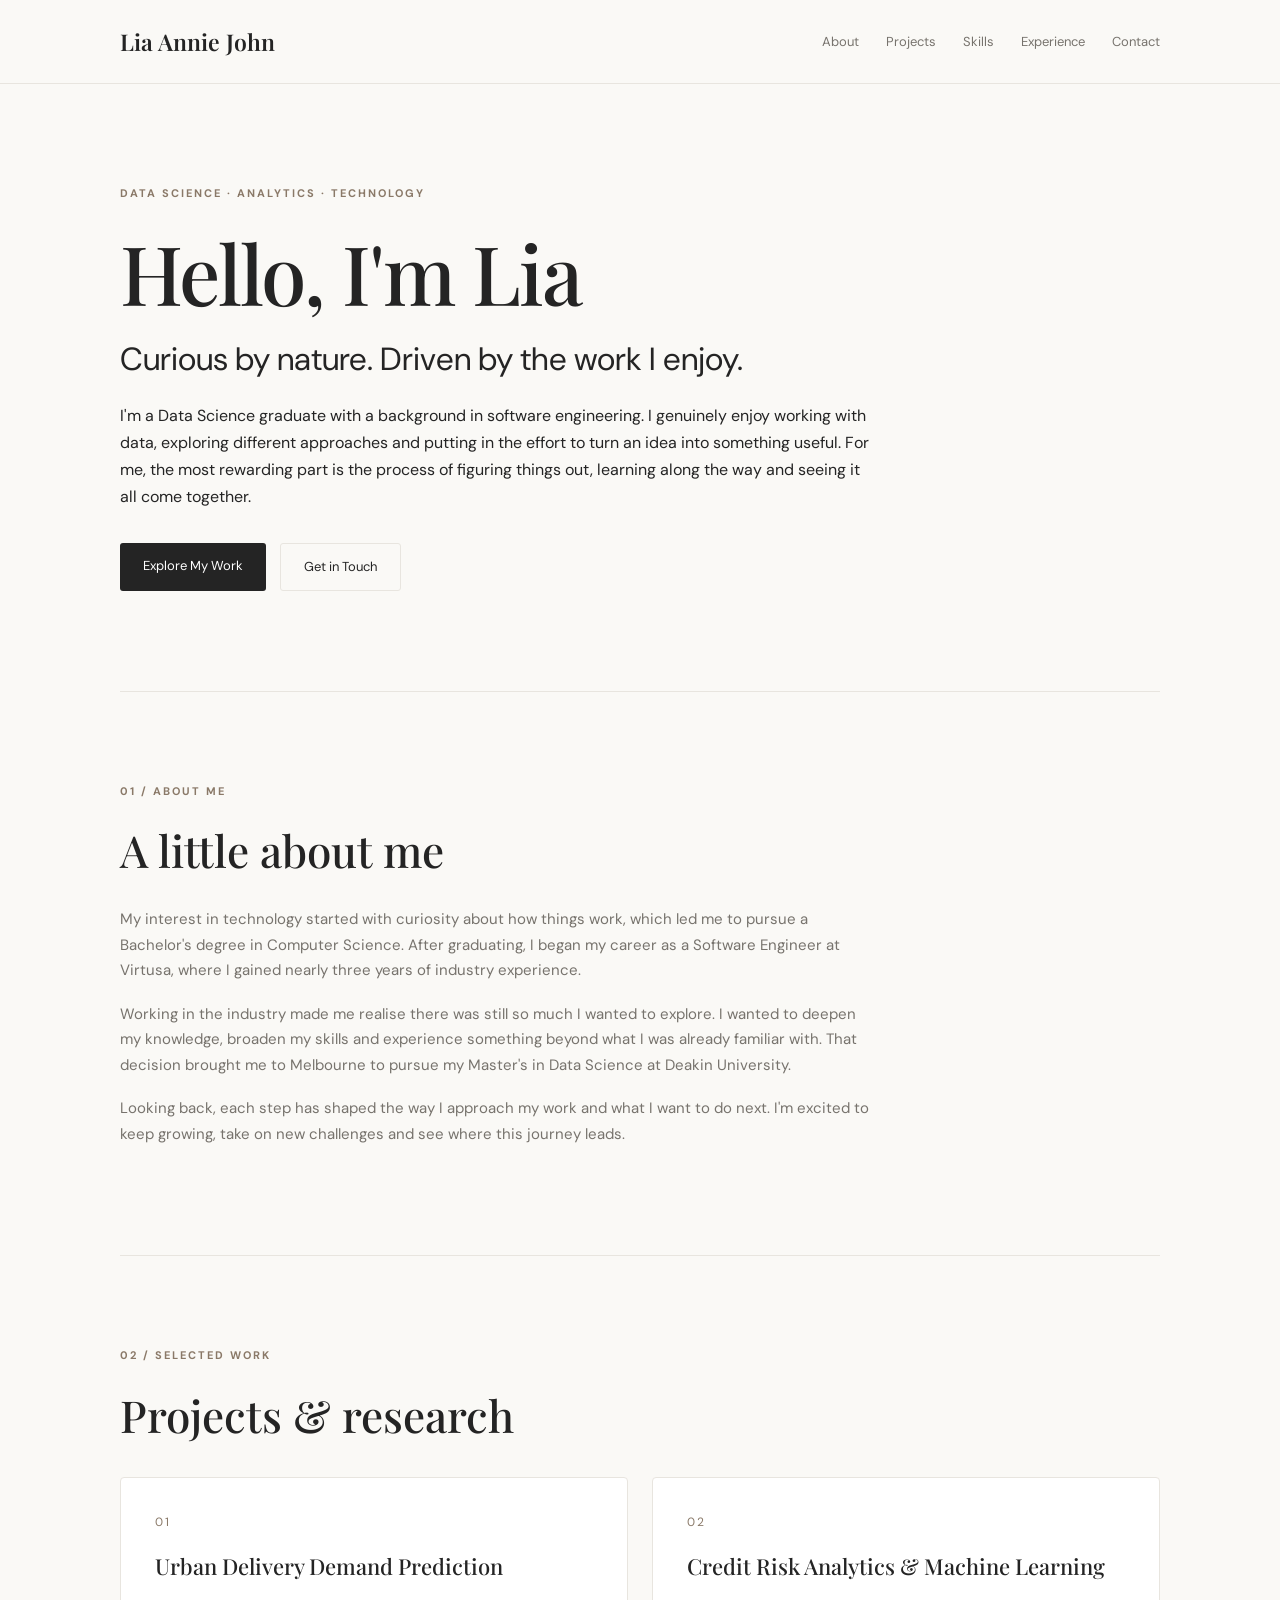
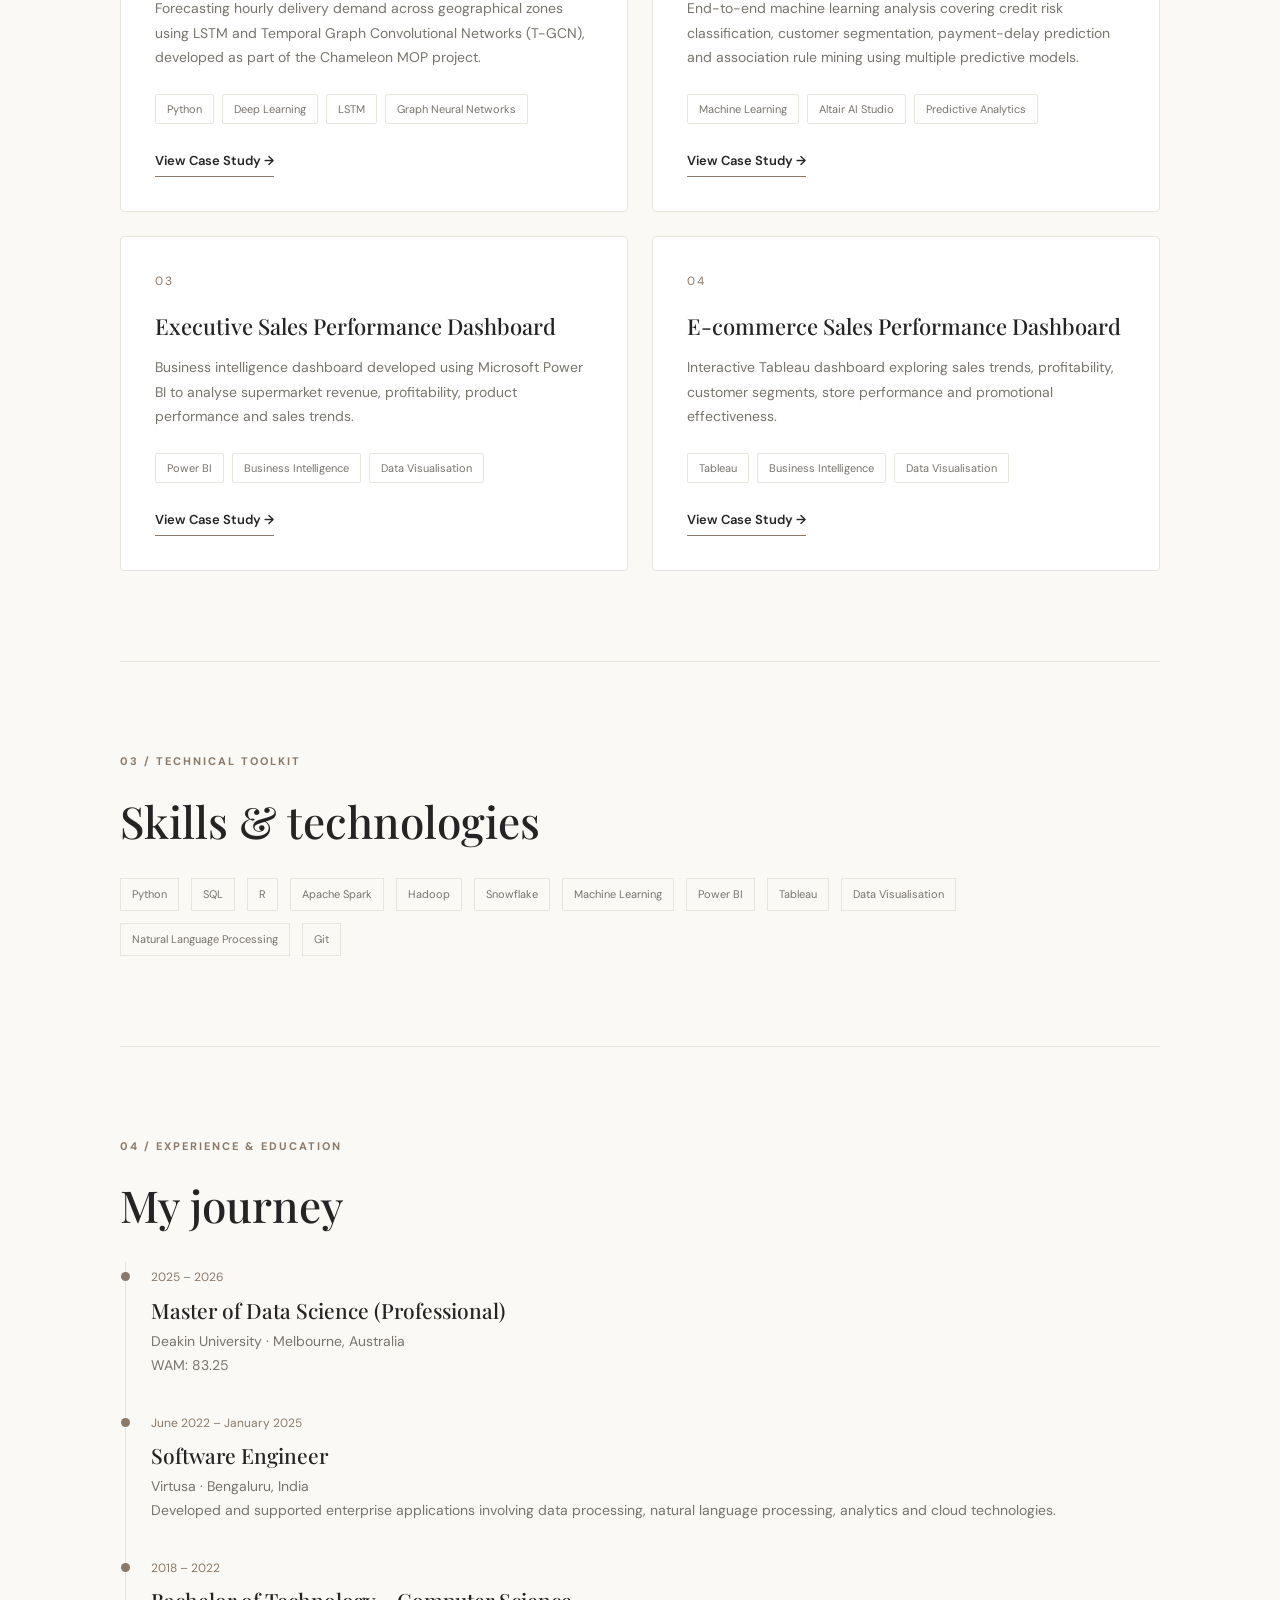
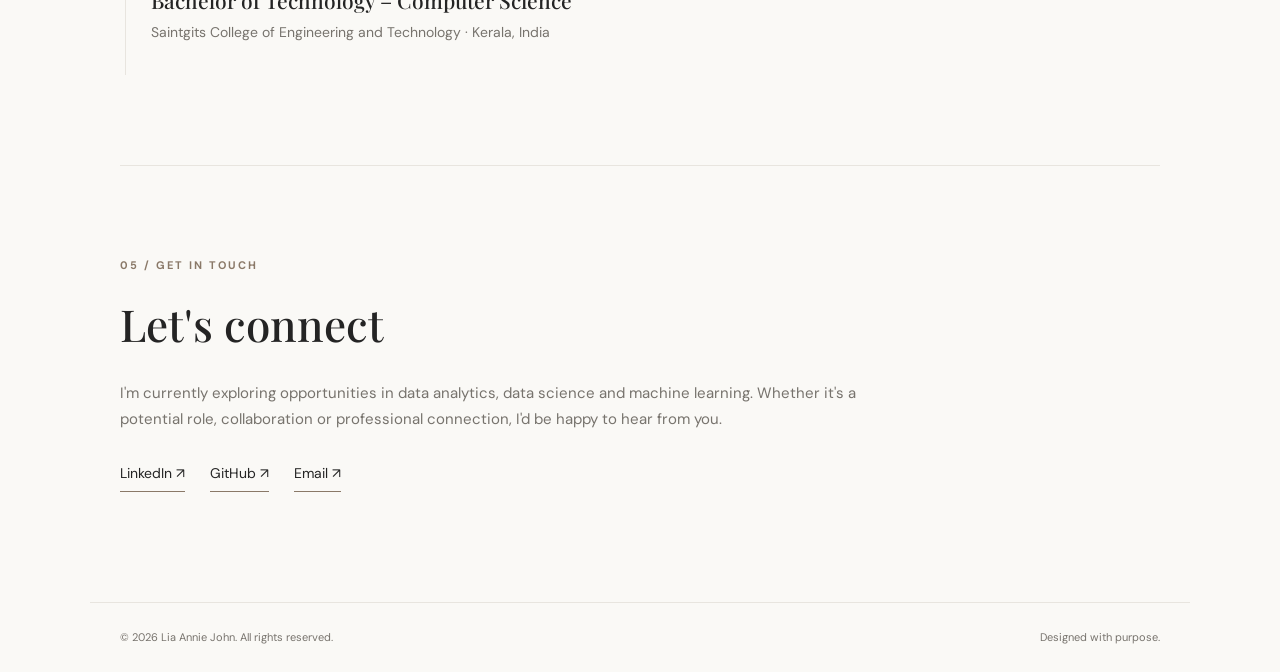
<file: index.html>
<!DOCTYPE html>
<html lang="en">

<head>
    <meta charset="UTF-8">
    <meta name="viewport" content="width=device-width, initial-scale=1.0">

    <meta
        name="description"
        content="Lia Annie John's portfolio showcasing data science, analytics, machine learning and business intelligence projects."
    >

    <title>Lia Annie John | Data Science Portfolio</title>

    <link rel="stylesheet" href="style.css">
</head>

<body>

    <!-- NAVIGATION -->
    <header>
        <nav class="navbar" aria-label="Main navigation">

            <a href="#" class="logo">Lia Annie John</a>

            <div class="nav-links">
                <a href="#about">About</a>
                <a href="#projects">Projects</a>
                <a href="#skills">Skills</a>
                <a href="#experience">Experience</a>
                <a href="#contact">Contact</a>
            </div>

        </nav>
    </header>

    <main>

        <!-- HERO -->
        <section class="hero">

            <p class="eyebrow">
                DATA SCIENCE · ANALYTICS · TECHNOLOGY
            </p>

            
<h1>Hello, I'm Lia</h1>

<h2>Curious by nature. Driven by the work I enjoy.</h2>

<p>
    I'm a Data Science graduate with a background in
    software engineering. I genuinely enjoy working with
    data, exploring different approaches and putting in
    the effort to turn an idea into something useful.
    For me, the most rewarding part is the process of
    figuring things out, learning along the way and
    seeing it all come together.
</p>


            <div class="hero-buttons">

                <a href="#projects" class="button primary">
                    Explore My Work
                </a>

                <a href="#contact" class="button secondary">
                    Get in Touch
                </a>

            </div>

        </section>


        <!-- ABOUT -->
        <section id="about" class="section">

            <p class="eyebrow">01 / ABOUT ME</p>

            <h2>A little about me</h2>

            <p>
                My interest in technology started with curiosity about how things work, which led me to pursue a Bachelor's degree in Computer Science.
                After graduating, I began my career as a Software Engineer at Virtusa, where I gained nearly three years of industry experience.
            </p>

            <p>
                Working in the industry made me realise there was still so much I wanted to explore.
                I wanted to deepen my knowledge, broaden my skills and experience something beyond what I was already familiar with. 
                That decision brought me to Melbourne to pursue my Master's in Data Science at Deakin University.
            </p>

            <p>
                Looking back, each step has shaped the way I approach my work and what I want to do next. 
                I'm excited to keep growing, take on new challenges and see where this journey leads.
            </p>

        </section>


        <!-- PROJECTS -->
        <section id="projects" class="section">

            <p class="eyebrow">02 / SELECTED WORK</p>

            <h2>Projects &amp; research</h2>

            <div class="project-grid">

                <!-- PROJECT 01 -->
                <article class="project-card">

                    <span class="project-number">01</span>

                    <h3>Urban Delivery Demand Prediction</h3>

                    <p>
                        Forecasting hourly delivery demand
                        across geographical zones using
                        LSTM and Temporal Graph Convolutional
                        Networks (T-GCN), developed as part
                        of the Chameleon MOP project.
                    </p>

                    <div class="tags">
                        <span>Python</span>
                        <span>Deep Learning</span>
                        <span>LSTM</span>
                        <span>Graph Neural Networks</span>
                    </div>

                    <a
                        href="projects/urban-delivery-demand.html"
                        class="project-link"
                        aria-label="View Urban Delivery Demand Prediction case study"
                    >
                        View Case Study &rarr;
                    </a>

                </article>


                <!-- PROJECT 02 -->
                <article class="project-card">

                    <span class="project-number">02</span>

                    <h3>Credit Risk Analytics &amp; Machine Learning</h3>

                    <p>
                        End-to-end machine learning analysis
                        covering credit risk classification,
                        customer segmentation, payment-delay
                        prediction and association rule mining
                        using multiple predictive models.
                    </p>

                    <div class="tags">
                        <span>Machine Learning</span>
                        <span>Altair AI Studio</span>
                        <span>Predictive Analytics</span>
                    </div>

                    <a
                        href="projects/credit-risk-analytics.html"
                        class="project-link"
                        aria-label="View Credit Risk Analytics case study"
                    >
                        View Case Study &rarr;
                    </a>

                </article>


                <!-- PROJECT 03 -->
                <article class="project-card">

                    <span class="project-number">03</span>

                    <h3>Executive Sales Performance Dashboard</h3>

                    <p>
                        Business intelligence dashboard
                        developed using Microsoft Power BI
                        to analyse supermarket revenue,
                        profitability, product performance
                        and sales trends.
                    </p>

                    <div class="tags">
                        <span>Power BI</span>
                        <span>Business Intelligence</span>
                        <span>Data Visualisation</span>
                    </div>

                    <a
                        href="projects/supermarket-sales.html"
                        class="project-link"
                        aria-label="View Executive Sales Performance Dashboard case study"
                    >
                        View Case Study &rarr;
                    </a>

                </article>


                <!-- PROJECT 04 -->
                <article class="project-card">

                    <span class="project-number">04</span>

                    <h3>E-commerce Sales Performance Dashboard</h3>

                    <p>
                        Interactive Tableau dashboard
                        exploring sales trends, profitability,
                        customer segments, store performance
                        and promotional effectiveness.
                    </p>

                    <div class="tags">
                        <span>Tableau</span>
                        <span>Business Intelligence</span>
                        <span>Data Visualisation</span>
                    </div>

                    <a
                        href="projects/ecommerce-sales.html"
                        class="project-link"
                        aria-label="View E-commerce Sales Performance Dashboard case study"
                    >
                        View Case Study &rarr;
                    </a>

                </article>

            </div>

        </section>


        <!-- SKILLS -->
        <section id="skills" class="section">

            <p class="eyebrow">03 / TECHNICAL TOOLKIT</p>

            <h2>Skills &amp; technologies </h2>

            <div class="skills-list">
                <span>Python</span>
                <span>SQL</span>
                <span>R</span>
                <span>Apache Spark</span>
                <span>Hadoop</span>
                <span>Snowflake</span>
                <span>Machine Learning</span>
                <span>Power BI</span>
                <span>Tableau</span>
                <span>Data Visualisation</span>
                <span>Natural Language Processing</span>
                <span>Git</span>
            </div>

        </section>


        <!-- EXPERIENCE & EDUCATION -->
        <section id="experience" class="section">

            <p class="eyebrow">
                04 / EXPERIENCE &amp; EDUCATION
            </p>

            <h2>My journey</h2>

            <div class="timeline-item">

                <p class="timeline-date">2025 – 2026</p>

                <h3>Master of Data Science (Professional)</h3>

                <p>Deakin University · Melbourne, Australia</p>

                <p>WAM: 83.25</p>

            </div>

            <div class="timeline-item">

                <p class="timeline-date">
                    June 2022 – January 2025
                </p>

                <h3>Software Engineer</h3>

                <p>Virtusa · Bengaluru, India</p>

                <p>
                    Developed and supported enterprise
                    applications involving data processing,
                    natural language processing,
                    analytics and cloud technologies.
                </p>

            </div>

            <div class="timeline-item">

                <p class="timeline-date">2018 – 2022</p>

                <h3>
                    Bachelor of Technology –
                    Computer Science
                </h3>

                <p>
                    Saintgits College of Engineering
                    and Technology · Kerala, India
                </p>

            </div>

        </section>


        
<section id="contact" class="section contact">

    <p class="eyebrow">05 / GET IN TOUCH</p>

    <h2>Let's connect</h2>

    <p>
        I'm currently exploring opportunities in data analytics,
        data science and machine learning.
        Whether it's a potential role, collaboration or
        professional connection, I'd be happy to hear from you.
    </p>

    <div class="contact-links">

        <a
            href="https://www.linkedin.com/in/lia-annie-john-61965b1b4/"
            target="_blank"
            rel="noopener noreferrer"
        >
            LinkedIn &nearr;
        </a>

        <a
            href="https://github.com/liajohn30"
            target="_blank"
            rel="noopener noreferrer"
        >
            GitHub &nearr;
        </a>

        <a href="mailto:hannahanniejohn@gmail.com">
            Email &nearr;
        </a>

    </div>

</section>


    </main>


    <!-- FOOTER -->
    <footer>
        <p>© 2026 Lia Annie John. All rights reserved.</p>
        <p>Designed with purpose.</p>
    </footer>

</body>
</html>
</file>
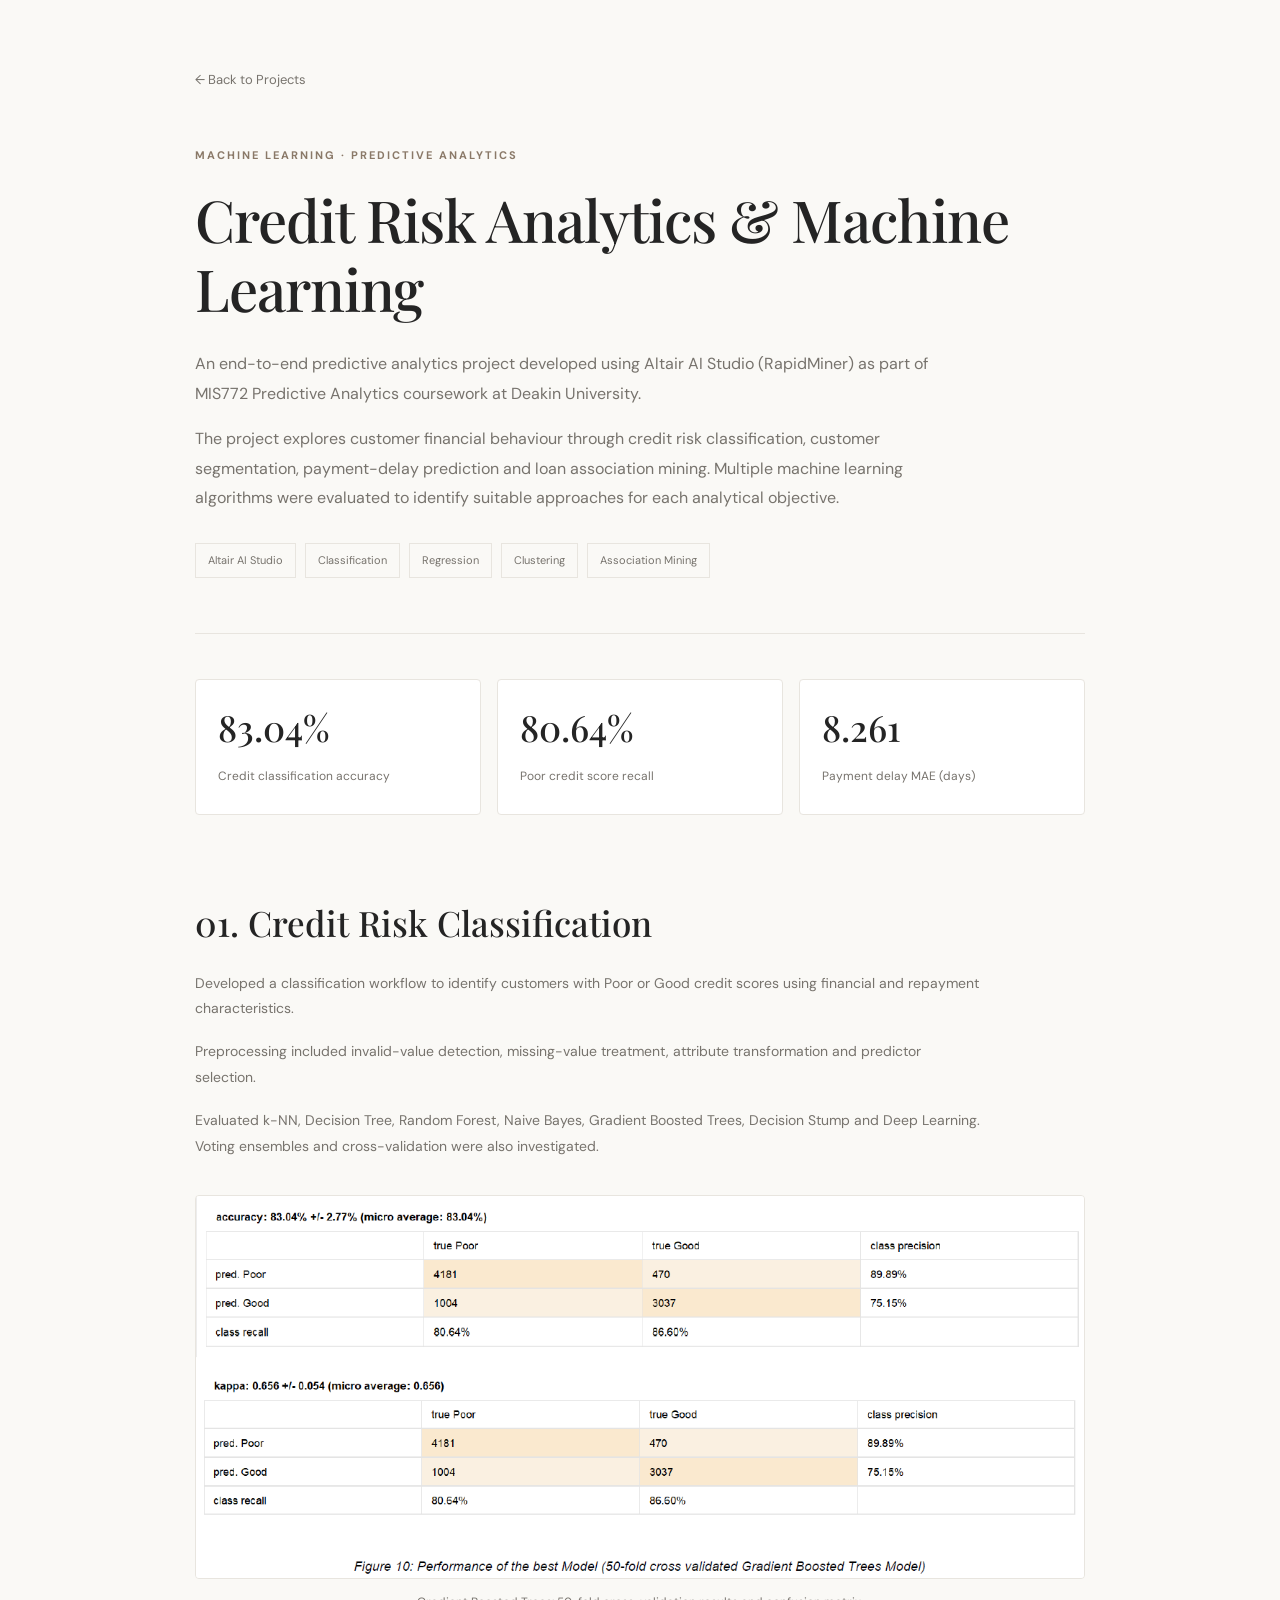
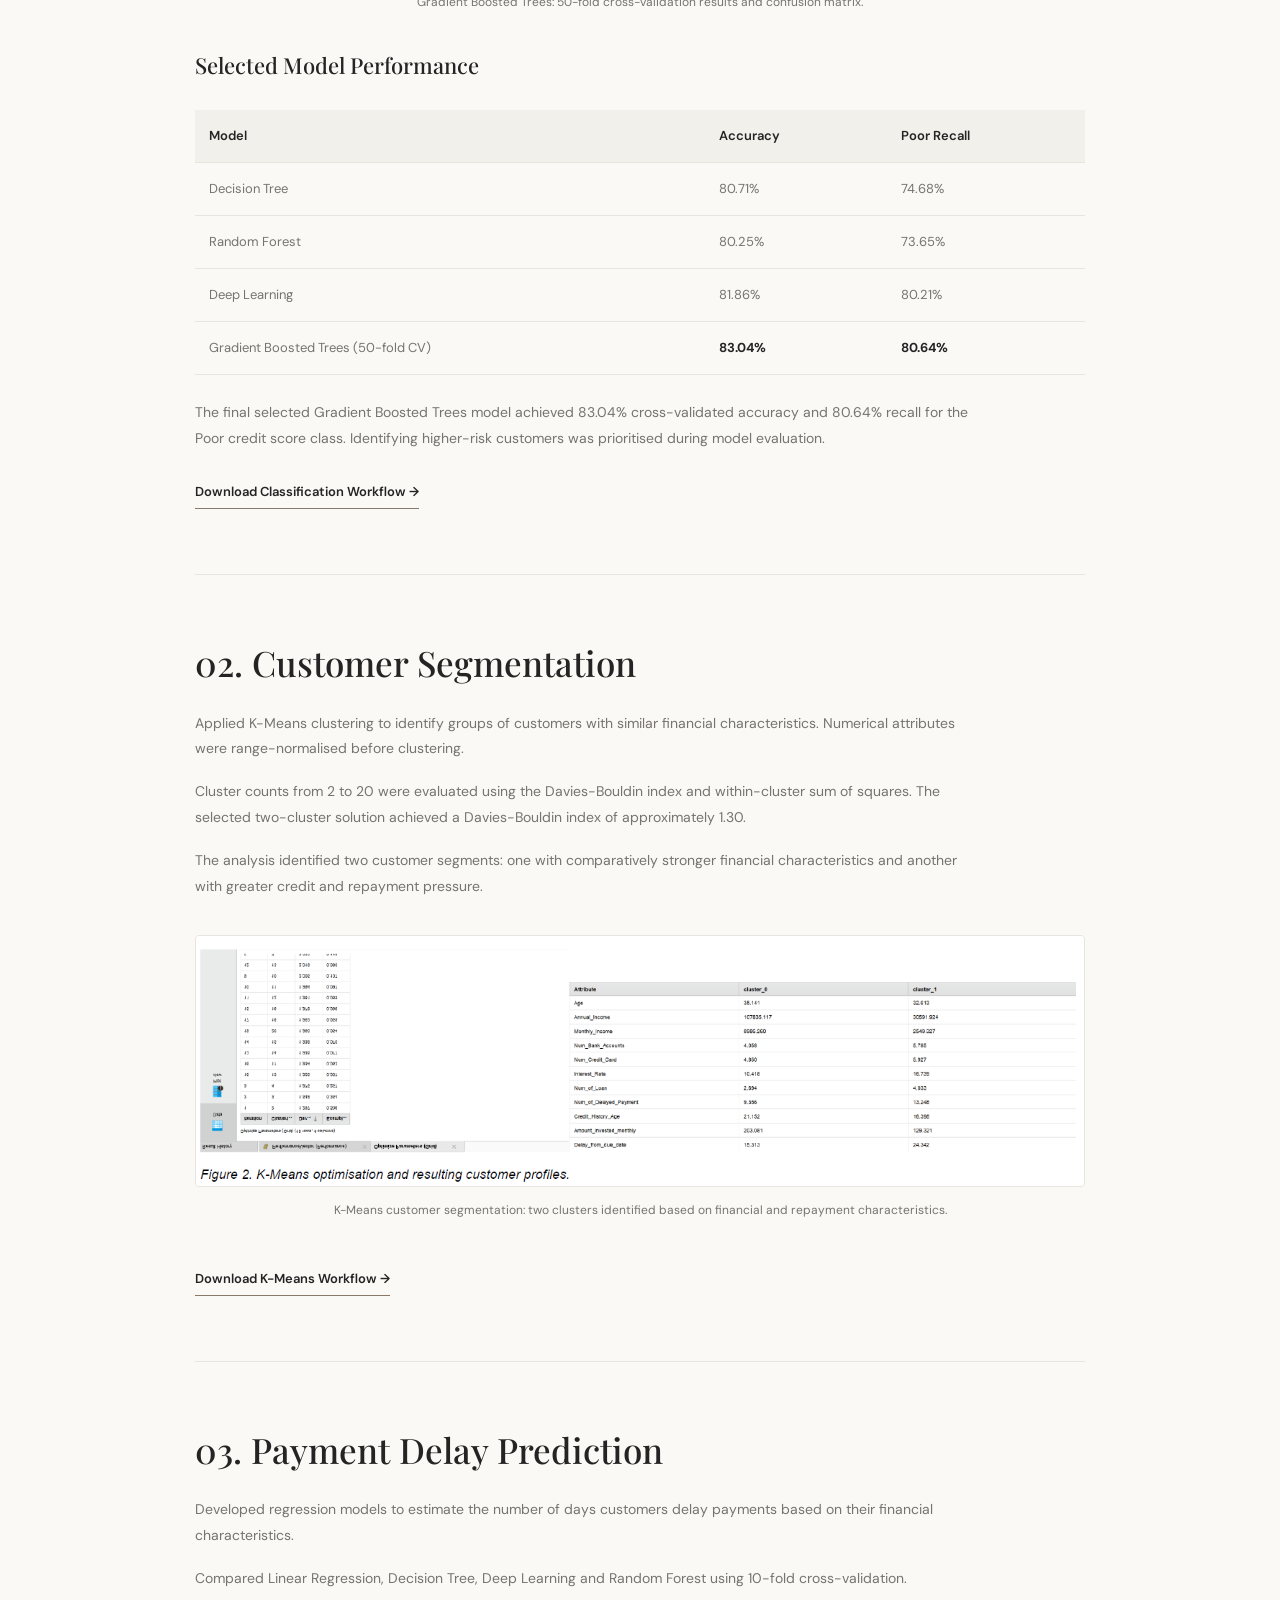
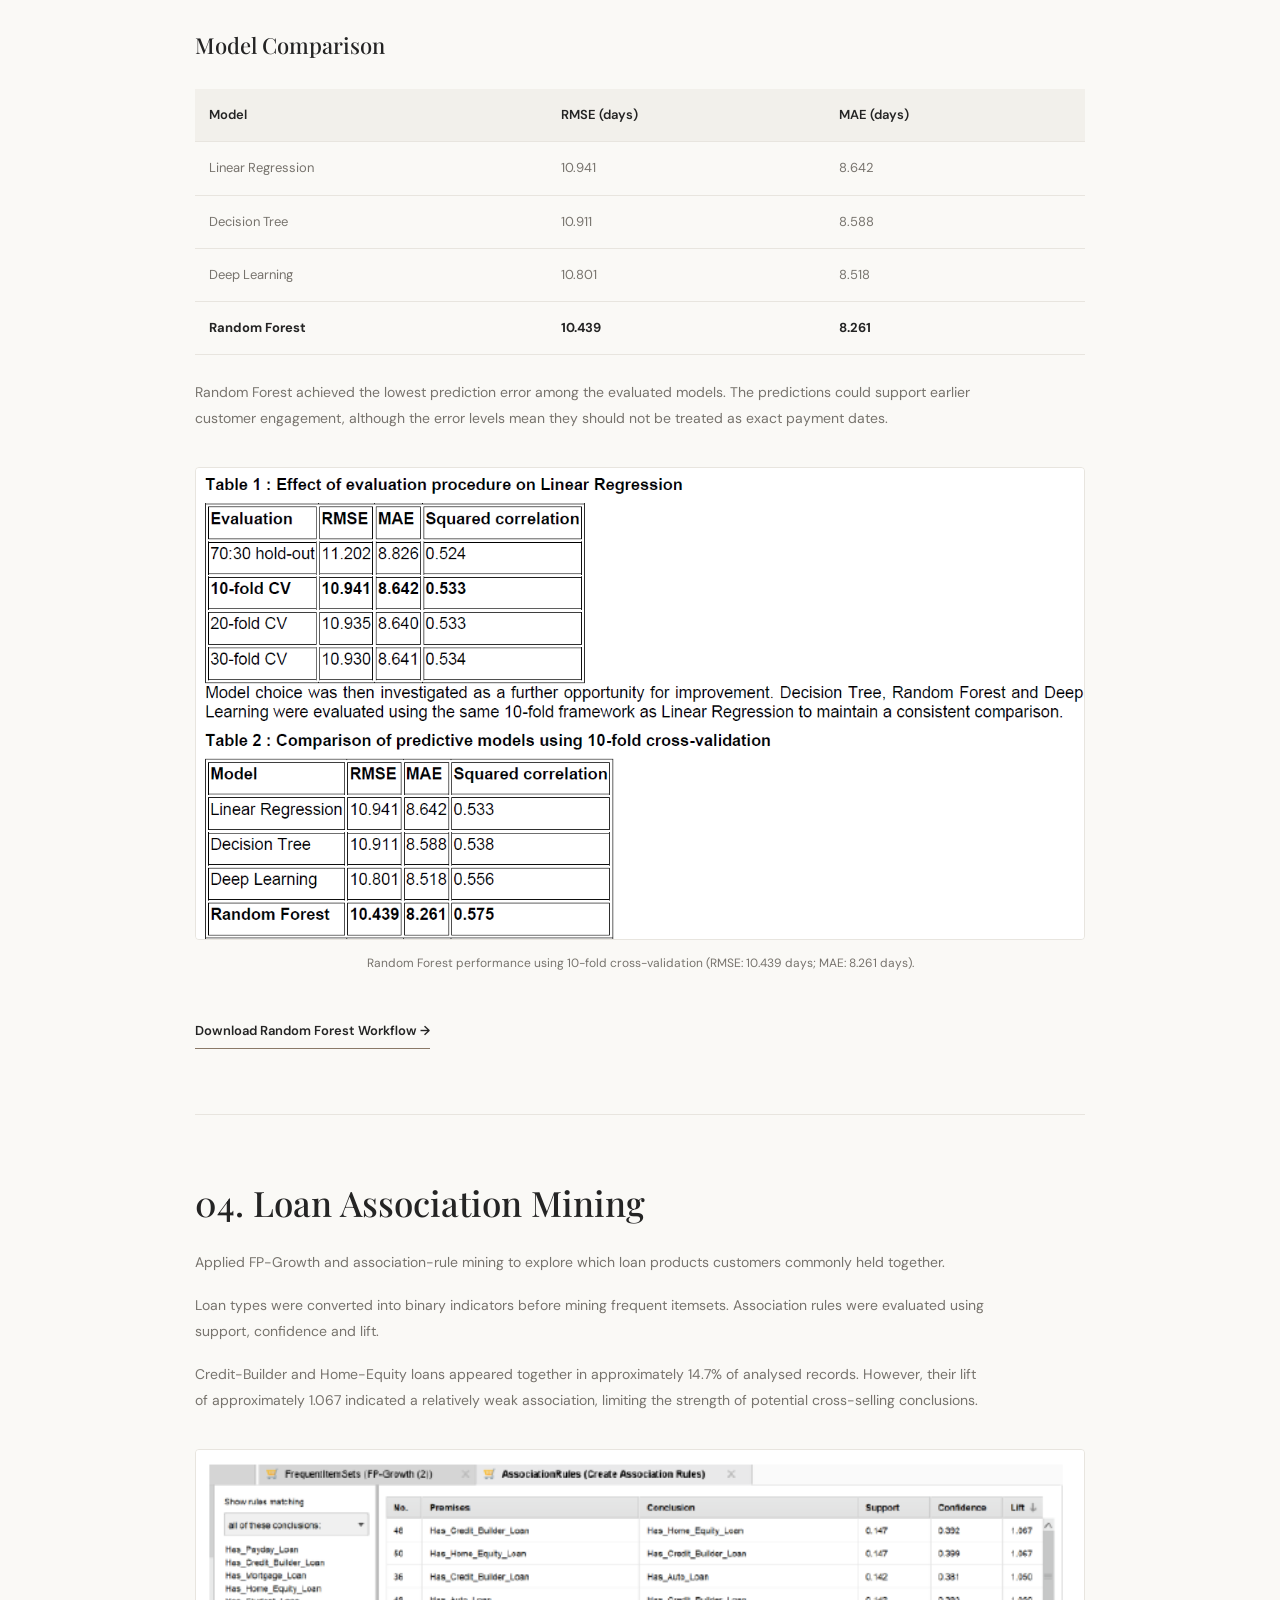
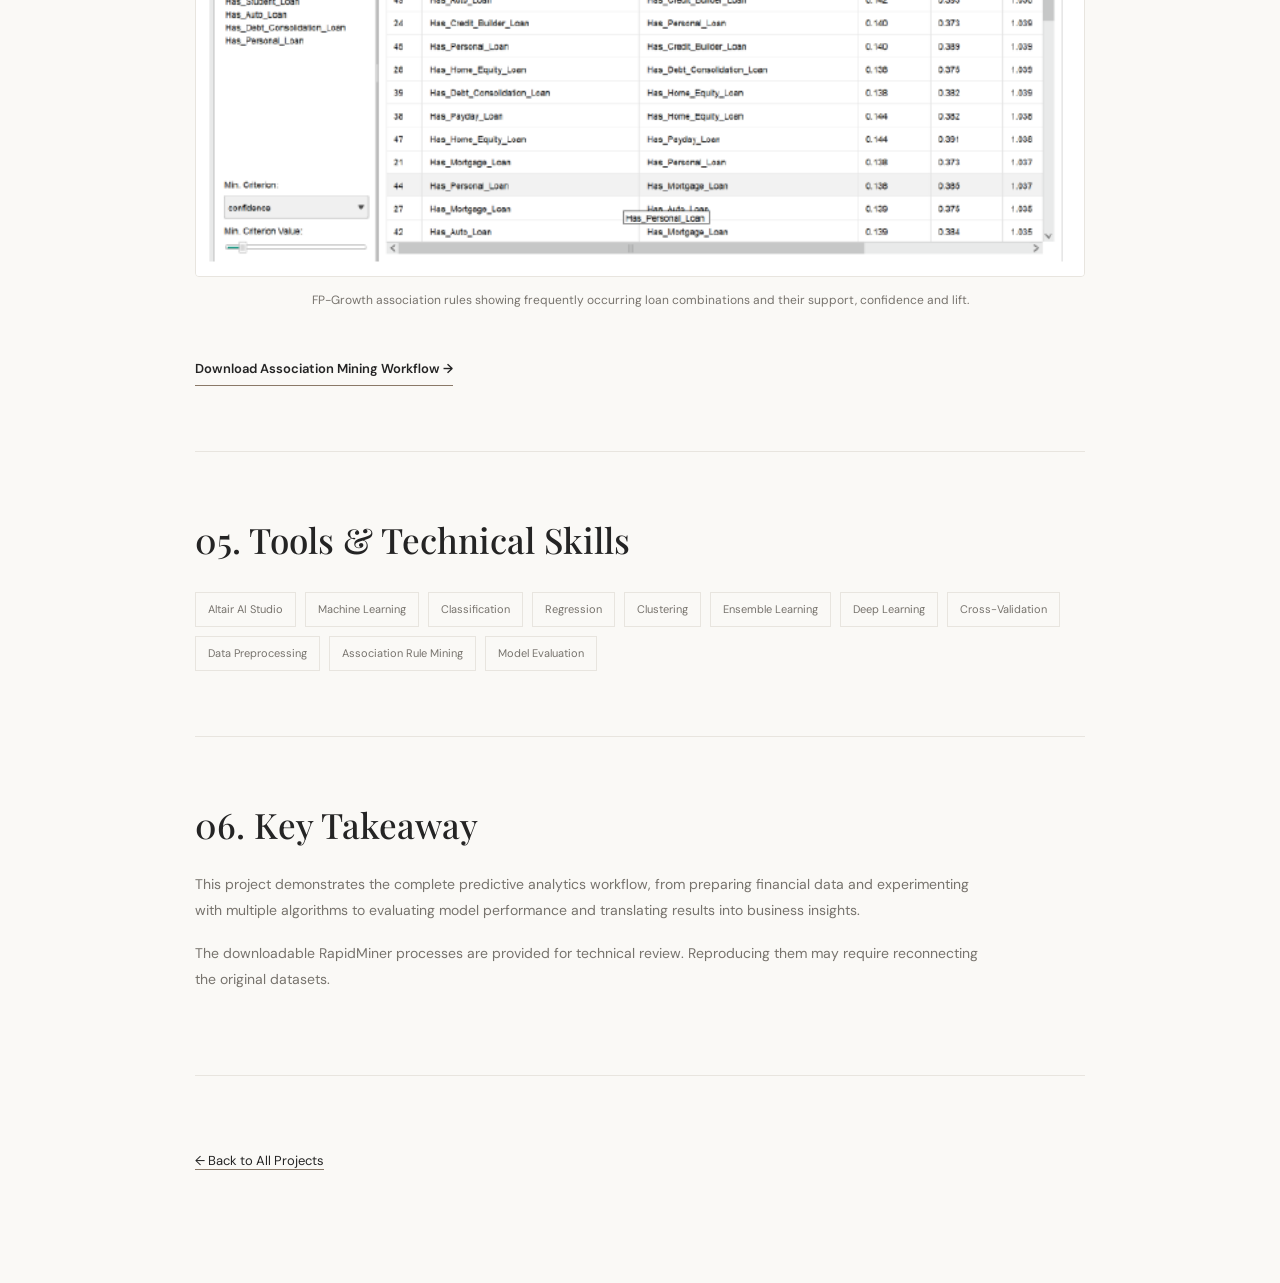
<file: projects/credit-risk-analytics.html>
<!DOCTYPE html>
<html lang="en">

<head>
    <meta charset="UTF-8">
    <meta name="viewport" content="width=device-width, initial-scale=1.0">

    <meta name="description"
          content="Credit Risk Analytics and Machine Learning case study by Lia Annie John.">

    <title>Credit Risk Analytics | Lia Annie John</title>

    <link rel="stylesheet" href="../style.css">

    <style>
        .case-study {
            max-width: 950px;
            margin: 0 auto;
            padding: 65px 30px 110px;
        }

        .back-link {
            display: inline-block;
            margin-bottom: 55px;
            color: var(--muted);
            text-decoration: none;
            font-size: 13px;
        }

        .back-link:hover {
            color: var(--accent);
        }

        .case-study-header {
            padding-bottom: 55px;
            border-bottom: 1px solid var(--border);
        }

        .case-study-header .eyebrow {
            margin-bottom: 20px;
        }

        .case-study h1 {
            font-family: 'Playfair Display', serif;
            font-size: clamp(38px, 6vw, 58px);
            font-weight: 500;
            line-height: 1.2;
            letter-spacing: -1px;
            margin-bottom: 25px;
        }

        .case-study-intro {
            font-size: 16px;
            color: var(--muted);
            line-height: 1.85;
            max-width: 760px;
        }

        .case-study-intro + .case-study-intro {
            margin-top: 16px;
        }

        .project-tags {
            display: flex;
            flex-wrap: wrap;
            gap: 9px;
            margin-top: 30px;
        }

        .project-tags span {
            border: 1px solid var(--border);
            color: var(--muted);
            font-size: 11px;
            padding: 7px 12px;
        }

        /* Metrics */

        .metrics {
            display: grid;
            grid-template-columns: repeat(3, minmax(0, 1fr));
            gap: 16px;
            margin: 45px 0 20px;
        }

        .metric {
            background: var(--surface);
            border: 1px solid var(--border);
            padding: 26px 22px;
            border-radius: 4px;
        }

        .metric strong {
            display: block;
            font-family: 'Playfair Display', serif;
            font-size: clamp(27px, 3vw, 36px);
            font-weight: 500;
            line-height: 1.2;
            margin-bottom: 12px;
        }

        .metric span {
            color: var(--muted);
            font-size: 12px;
            line-height: 1.6;
        }

        /* Sections */

        .project-section {
            padding: 65px 0;
            border-bottom: 1px solid var(--border);
        }

        .project-section h2 {
            font-family: 'Playfair Display', serif;
            font-size: clamp(27px, 4vw, 35px);
            font-weight: 500;
            line-height: 1.3;
            margin-bottom: 25px;
        }

        .project-section h3 {
            font-family: 'Playfair Display', serif;
            font-size: 22px;
            font-weight: 500;
            margin: 35px 0 16px;
        }

        .project-section p {
            color: var(--muted);
            font-size: 14px;
            line-height: 1.85;
            max-width: 790px;
            margin-bottom: 17px;
        }

        /* Images */

        .project-visual {
            margin: 35px 0;
        }

        .project-visual img {
            display: block;
            width: 100%;
            height: auto;
            border: 1px solid var(--border);
            border-radius: 4px;
            background: var(--surface);
        }

        .project-visual figcaption {
            margin-top: 13px;
            font-size: 12px;
            color: var(--muted);
            line-height: 1.7;
            text-align: center;
        }

        /* Tables */

        .table-scroll {
            width: 100%;
            overflow-x: auto;
            margin: 25px 0;
        }

        .result-table {
            width: 100%;
            border-collapse: collapse;
            font-size: 13px;
        }

        .result-table th,
        .result-table td {
            padding: 15px 14px;
            text-align: left;
            border-bottom: 1px solid var(--border);
        }

        .result-table th {
            color: var(--text);
            font-weight: 600;
            background: #f2f0eb;
        }

        .result-table td {
            color: var(--muted);
        }

        .result-table td strong {
            color: var(--text);
        }

        /* Workflow links */

        .workflow-link {
            display: inline-block;
            margin-top: 12px;
            padding-bottom: 5px;
            color: var(--text);
            font-size: 13px;
            font-weight: 600;
            text-decoration: none;
            border-bottom: 1px solid var(--accent);
        }

        .workflow-link:hover {
            color: var(--accent);
        }

        /* Footer */

        .case-study-footer {
            padding-top: 50px;
            margin-top: 20px;
        }

        .case-study-footer a {
            color: var(--text);
            text-decoration: none;
            border-bottom: 1px solid var(--accent);
            font-size: 13px;
        }

        /* Mobile */

        @media (max-width: 700px) {
            .case-study {
                padding: 35px 20px 75px;
            }

            .back-link {
                margin-bottom: 40px;
            }

            .case-study-header {
                padding-bottom: 40px;
            }

            .metrics {
                grid-template-columns: 1fr;
                margin-top: 35px;
            }

            .project-section {
                padding: 45px 0;
            }

            .metric {
                padding: 22px;
            }
        }
        /* Prevent the project header from staying fixed */
.case-study .case-study-header {
    position: static !important;
    top: auto !important;
    z-index: auto !important;
    backdrop-filter: none !important;
    background: transparent !important;
}
    </style>
</head>

<body>

<main class="case-study">

    <a href="../index.html#projects" class="back-link">
        &larr; Back to Projects
    </a>

    <!-- PROJECT HEADER -->
    <header class="case-study-header">

        <p class="eyebrow">
            MACHINE LEARNING · PREDICTIVE ANALYTICS
        </p>

        <h1>Credit Risk Analytics &amp; Machine Learning</h1>

        <p class="case-study-intro">
            An end-to-end predictive analytics project
            developed using Altair AI Studio (RapidMiner)
            as part of MIS772 Predictive Analytics
            coursework at Deakin University.
        </p>

        <p class="case-study-intro">
            The project explores customer financial
            behaviour through credit risk classification,
            customer segmentation, payment-delay
            prediction and loan association mining.
            Multiple machine learning algorithms were
            evaluated to identify suitable approaches
            for each analytical objective.
        </p>

        <div class="project-tags">
            <span>Altair AI Studio</span>
            <span>Classification</span>
            <span>Regression</span>
            <span>Clustering</span>
            <span>Association Mining</span>
        </div>

    </header>

    <!-- KEY METRICS -->
    <div class="metrics">

        <div class="metric">
            <strong>83.04%</strong>
            <span>Credit classification accuracy</span>
        </div>

        <div class="metric">
            <strong>80.64%</strong>
            <span>Poor credit score recall</span>
        </div>

        <div class="metric">
            <strong>8.261</strong>
            <span>Payment delay MAE (days)</span>
        </div>

    </div>

    <!-- CLASSIFICATION -->
    <section class="project-section">

        <h2>01. Credit Risk Classification</h2>

        <p>
            Developed a classification workflow to identify
            customers with Poor or Good credit scores using
            financial and repayment characteristics.
        </p>

        <p>
            Preprocessing included invalid-value detection,
            missing-value treatment, attribute transformation
            and predictor selection.
        </p>

        <p>
            Evaluated k-NN, Decision Tree, Random Forest,
            Naive Bayes, Gradient Boosted Trees, Decision
            Stump and Deep Learning. Voting ensembles and
            cross-validation were also investigated.
        </p>

        <figure class="project-visual">
            <img
                src="../assets/credit-risk-classification.png"
                alt="Gradient Boosted Trees classification results showing 83.04 percent accuracy"
                loading="lazy"
            >
            <figcaption>
                Gradient Boosted Trees: 50-fold cross-validation
                results and confusion matrix.
            </figcaption>
        </figure>

        <h3>Selected Model Performance</h3>

        <div class="table-scroll">
            <table class="result-table">
                <thead>
                    <tr>
                        <th>Model</th>
                        <th>Accuracy</th>
                        <th>Poor Recall</th>
                    </tr>
                </thead>
                <tbody>
                    <tr>
                        <td>Decision Tree</td>
                        <td>80.71%</td>
                        <td>74.68%</td>
                    </tr>
                    <tr>
                        <td>Random Forest</td>
                        <td>80.25%</td>
                        <td>73.65%</td>
                    </tr>
                    <tr>
                        <td>Deep Learning</td>
                        <td>81.86%</td>
                        <td>80.21%</td>
                    </tr>
                    <tr>
                        <td>Gradient Boosted Trees (50-fold CV)</td>
                        <td><strong>83.04%</strong></td>
                        <td><strong>80.64%</strong></td>
                    </tr>
                </tbody>
            </table>
        </div>

        <p>
            The final selected Gradient Boosted Trees model
            achieved 83.04% cross-validated accuracy and
            80.64% recall for the Poor credit score class.
            Identifying higher-risk customers was prioritised
            during model evaluation.
        </p>

        <a
            class="workflow-link"
            href="credit-risk-files/credit_risk_gradient_boosted_trees.rmp"
            download
        >
            Download Classification Workflow &rarr;
        </a>

    </section>

    <!-- CUSTOMER SEGMENTATION -->
    <section class="project-section">

        <h2>02. Customer Segmentation</h2>

        <p>
            Applied K-Means clustering to identify groups
            of customers with similar financial characteristics.
            Numerical attributes were range-normalised
            before clustering.
        </p>

        <p>
            Cluster counts from 2 to 20 were evaluated using
            the Davies-Bouldin index and within-cluster sum
            of squares. The selected two-cluster solution
            achieved a Davies-Bouldin index of approximately
            1.30.
        </p>

        <p>
            The analysis identified two customer segments:
            one with comparatively stronger financial
            characteristics and another with greater credit
            and repayment pressure.
        </p>

        <figure class="project-visual">
            <img
                src="../assets/customer-segmentation.png"
                alt="K-Means clustering results showing two customer segments"
                loading="lazy"
            >
            <figcaption>
                K-Means customer segmentation: two clusters
                identified based on financial and repayment
                characteristics.
            </figcaption>
        </figure>

        <a
            class="workflow-link"
            href="credit-risk-files/customer_segmentation_kmeans.rmp"
            download
        >
            Download K-Means Workflow &rarr;
        </a>

    </section>

    <!-- PAYMENT DELAY -->
    <section class="project-section">

        <h2>03. Payment Delay Prediction</h2>

        <p>
            Developed regression models to estimate the
            number of days customers delay payments based
            on their financial characteristics.
        </p>

        <p>
            Compared Linear Regression, Decision Tree,
            Deep Learning and Random Forest using
            10-fold cross-validation.
        </p>

        <h3>Model Comparison</h3>

        <div class="table-scroll">
            <table class="result-table">
                <thead>
                    <tr>
                        <th>Model</th>
                        <th>RMSE (days)</th>
                        <th>MAE (days)</th>
                    </tr>
                </thead>
                <tbody>
                    <tr>
                        <td>Linear Regression</td>
                        <td>10.941</td>
                        <td>8.642</td>
                    </tr>
                    <tr>
                        <td>Decision Tree</td>
                        <td>10.911</td>
                        <td>8.588</td>
                    </tr>
                    <tr>
                        <td>Deep Learning</td>
                        <td>10.801</td>
                        <td>8.518</td>
                    </tr>
                    <tr>
                        <td><strong>Random Forest</strong></td>
                        <td><strong>10.439</strong></td>
                        <td><strong>8.261</strong></td>
                    </tr>
                </tbody>
            </table>
        </div>

        <p>
            Random Forest achieved the lowest prediction
            error among the evaluated models. The predictions
            could support earlier customer engagement,
            although the error levels mean they should not
            be treated as exact payment dates.
        </p>

        <figure class="project-visual">
            <img
                src="../assets/payment-delay-random-forest.png"
                alt="Random Forest payment delay prediction results"
                loading="lazy"
            >
            <figcaption>
                Random Forest performance using 10-fold
                cross-validation (RMSE: 10.439 days;
                MAE: 8.261 days).
            </figcaption>
        </figure>

        <a
            class="workflow-link"
            href="credit-risk-files/payment_delay_random_forest.rmp"
            download
        >
            Download Random Forest Workflow &rarr;
        </a>

    </section>

    <!-- ASSOCIATION MINING -->
    <section class="project-section">

        <h2>04. Loan Association Mining</h2>

        <p>
            Applied FP-Growth and association-rule mining
            to explore which loan products customers
            commonly held together.
        </p>

        <p>
            Loan types were converted into binary indicators
            before mining frequent itemsets. Association
            rules were evaluated using support, confidence
            and lift.
        </p>

        <p>
            Credit-Builder and Home-Equity loans appeared
            together in approximately 14.7% of analysed
            records. However, their lift of approximately
            1.067 indicated a relatively weak association,
            limiting the strength of potential cross-selling
            conclusions.
        </p>

        <figure class="project-visual">
            <img
                src="../assets/loan-association-mining.png"
                alt="FP-Growth association mining results"
                loading="lazy"
            >
            <figcaption>
                FP-Growth association rules showing
                frequently occurring loan combinations
                and their support, confidence and lift.
            </figcaption>
        </figure>

        <a
            class="workflow-link"
            href="credit-risk-files/loan_association_mining.rmp"
            download
        >
            Download Association Mining Workflow &rarr;
        </a>

    </section>

    <!-- SKILLS -->
    <section class="project-section">

        <h2>05. Tools &amp; Technical Skills</h2>

        <div class="project-tags">
            <span>Altair AI Studio</span>
            <span>Machine Learning</span>
            <span>Classification</span>
            <span>Regression</span>
            <span>Clustering</span>
            <span>Ensemble Learning</span>
            <span>Deep Learning</span>
            <span>Cross-Validation</span>
            <span>Data Preprocessing</span>
            <span>Association Rule Mining</span>
            <span>Model Evaluation</span>
        </div>

    </section>

    <!-- KEY TAKEAWAY -->
    <section class="project-section">

        <h2>06. Key Takeaway</h2>

        <p>
            This project demonstrates the complete
            predictive analytics workflow, from preparing
            financial data and experimenting with multiple
            algorithms to evaluating model performance
            and translating results into business insights.
        </p>

        <p>
            The downloadable RapidMiner processes are
            provided for technical review. Reproducing
            them may require reconnecting the original
            datasets.
        </p>

    </section>

    <div class="case-study-footer">
        <a href="../index.html#projects">
            &larr; Back to All Projects
        </a>
    </div>

</main>

</body>
</html>
</file>
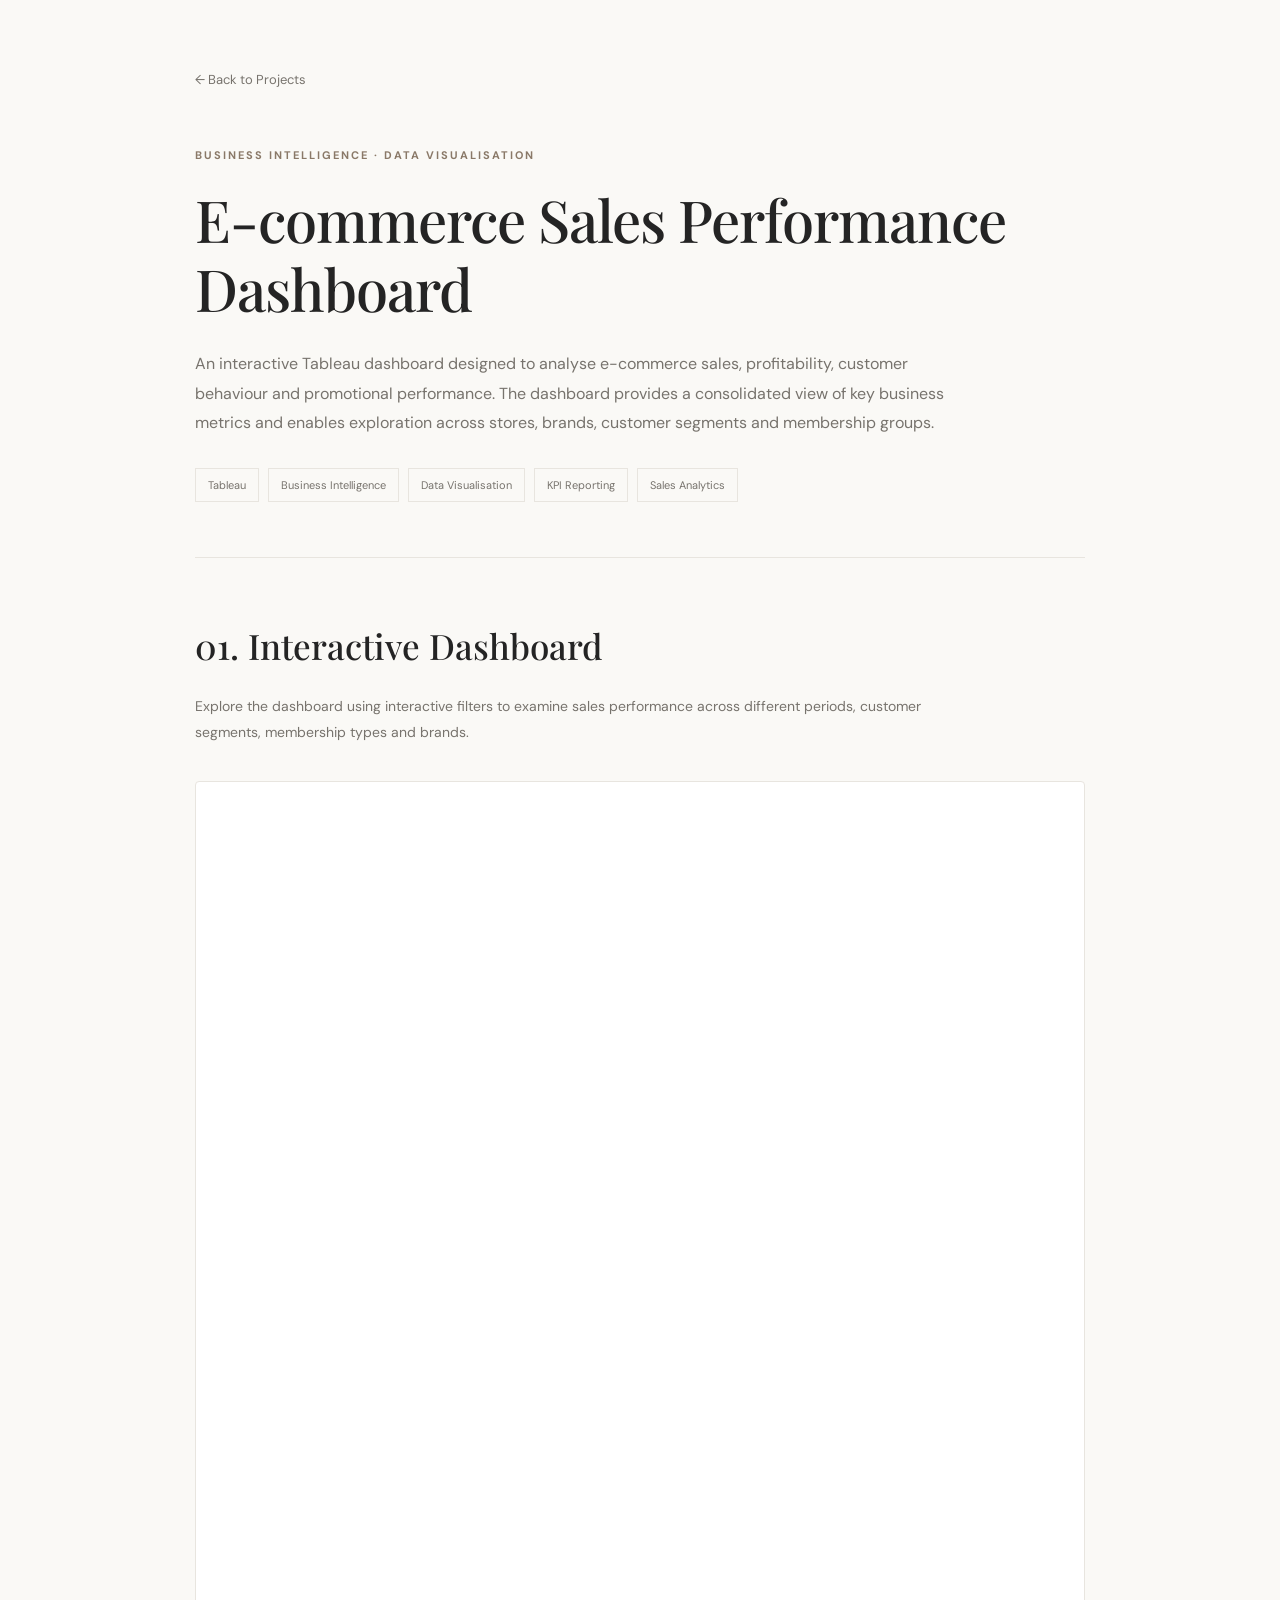
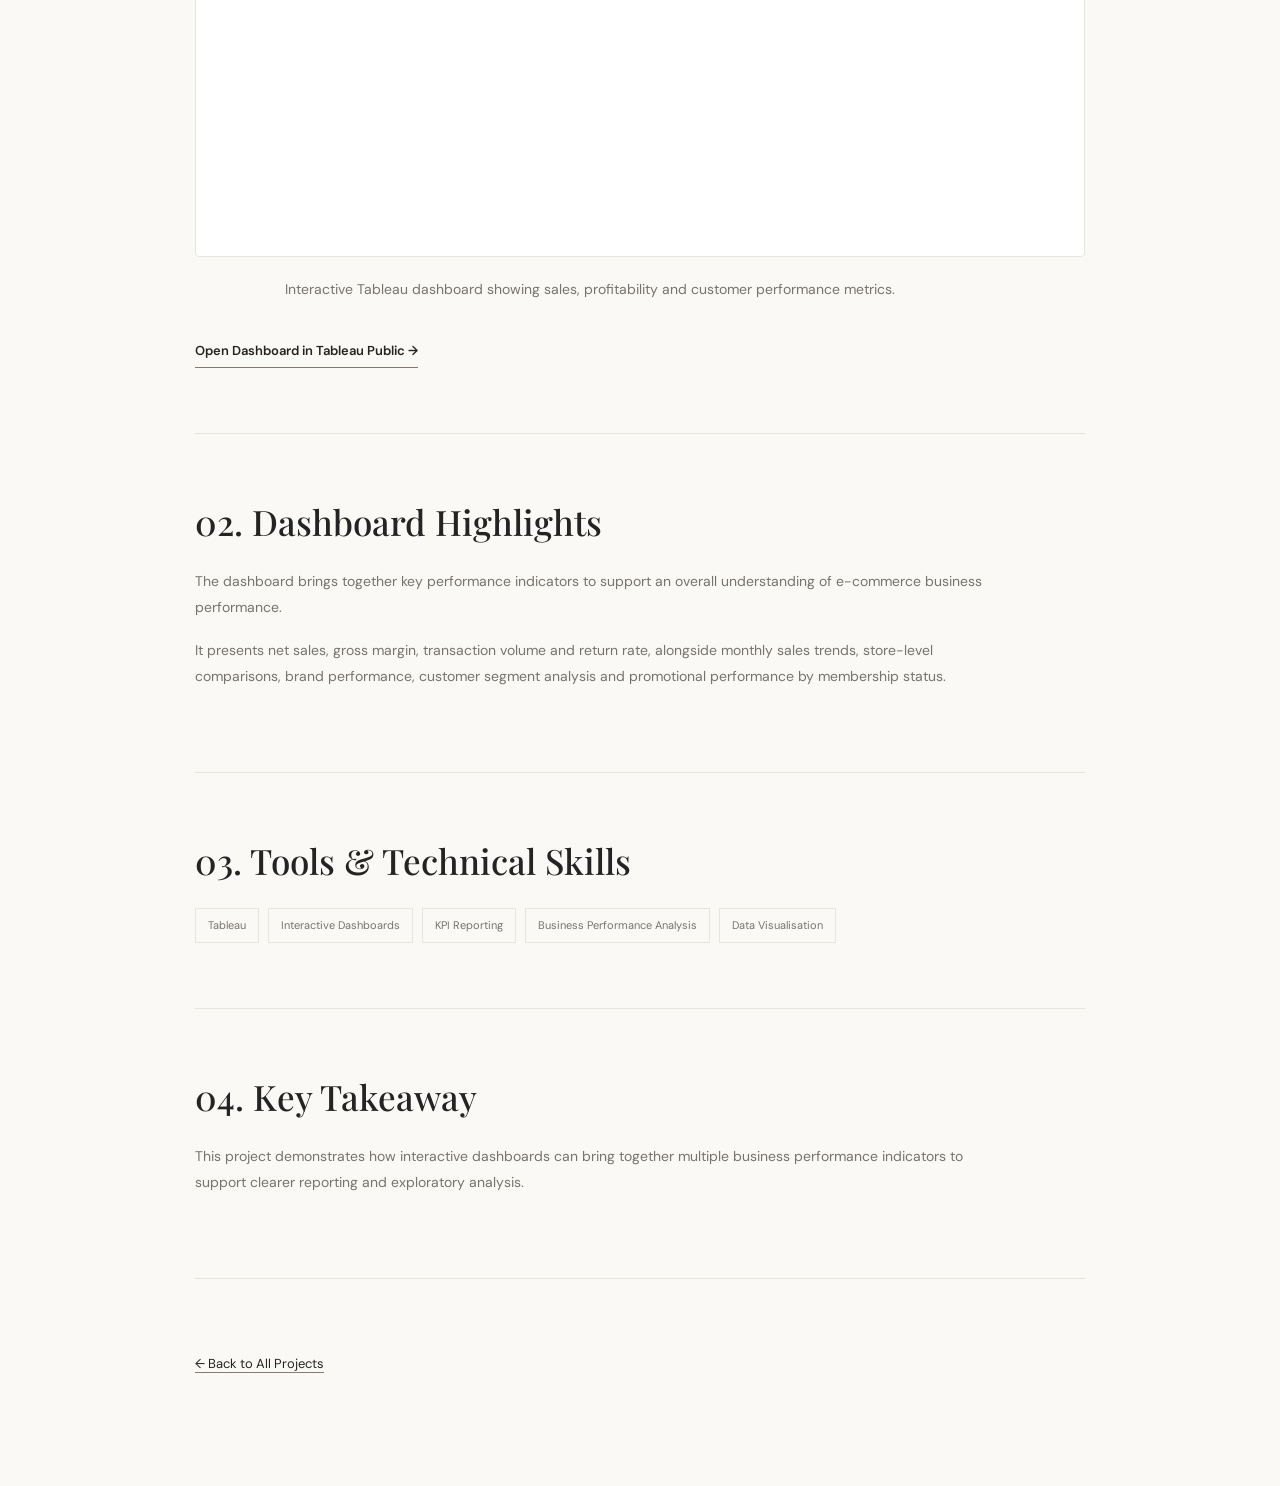
<file: projects/ecommerce-sales.html>
<!DOCTYPE html>
<html lang="en">

<head>
    <meta charset="UTF-8">
    <meta name="viewport" content="width=device-width, initial-scale=1.0">

    <meta name="description"
          content="E-commerce Sales Performance Dashboard case study by Lia Annie John, featuring interactive Tableau business intelligence visualisations.">

    <title>E-commerce Sales Dashboard | Lia Annie John</title>

    <link rel="stylesheet" href="../style.css">

    <style>
        /* Case Study Layout */

        .case-study {
            max-width: 950px;
            margin: 0 auto;
            padding: 65px 30px 110px;
        }

        .back-link {
            display: inline-block;
            margin-bottom: 55px;
            color: var(--muted);
            text-decoration: none;
            font-size: 13px;
        }

        .back-link:hover {
            color: var(--accent);
        }

        /* Header */

        .case-study-header {
            padding-bottom: 55px;
            border-bottom: 1px solid var(--border);
        }

        .case-study-header .eyebrow {
            margin-bottom: 20px;
        }

        .case-study h1 {
            font-family: 'Playfair Display', serif;
            font-size: clamp(38px, 6vw, 58px);
            font-weight: 500;
            line-height: 1.2;
            letter-spacing: -1px;
            margin-bottom: 25px;
        }

        .case-study-intro {
            font-size: 16px;
            color: var(--muted);
            line-height: 1.85;
            max-width: 760px;
        }

        .project-tags {
            display: flex;
            flex-wrap: wrap;
            gap: 9px;
            margin-top: 30px;
        }

        .project-tags span {
            border: 1px solid var(--border);
            color: var(--muted);
            font-size: 11px;
            padding: 7px 12px;
        }

        /* Sections */

        .project-section {
            padding: 65px 0;
            border-bottom: 1px solid var(--border);
        }

        .project-section h2 {
            font-family: 'Playfair Display', serif;
            font-size: clamp(27px, 4vw, 35px);
            font-weight: 500;
            line-height: 1.3;
            margin-bottom: 25px;
        }

        .project-section p {
            color: var(--muted);
            font-size: 14px;
            line-height: 1.85;
            max-width: 790px;
            margin-bottom: 17px;
        }

        /* Dashboard */

        .dashboard-container {
            width: 100%;
            margin: 35px 0 20px;
            padding: 12px;
            background: var(--surface);
            border: 1px solid var(--border);
            border-radius: 4px;
            overflow: hidden;
        }

        .dashboard-container iframe {
            display: block;
            width: 100%;
            height: 1050px;
            border: 0;
            background: white;
        }

        .dashboard-caption {
            margin-top: 14px;
            font-size: 12px;
            color: var(--muted);
            text-align: center;
            line-height: 1.7;
        }

        /* Links */

        .dashboard-link {
            display: inline-block;
            margin-top: 20px;
            padding-bottom: 5px;
            color: var(--text);
            font-size: 13px;
            font-weight: 600;
            text-decoration: none;
            border-bottom: 1px solid var(--accent);
            transition: color 0.2s ease;
        }

        .dashboard-link:hover {
            color: var(--accent);
        }

        /* Skills */

        .skills-tags {
            display: flex;
            flex-wrap: wrap;
            gap: 9px;
            margin-top: 25px;
        }

        .skills-tags span {
            border: 1px solid var(--border);
            padding: 7px 12px;
            color: var(--muted);
            font-size: 11px;
        }

        /* Footer */

        .case-study-footer {
            padding-top: 50px;
            margin-top: 20px;
        }

        .case-study-footer a {
            color: var(--text);
            text-decoration: none;
            border-bottom: 1px solid var(--accent);
            font-size: 13px;
        }

        /* Responsive */

        @media (max-width: 700px) {
            .case-study {
                padding: 35px 20px 75px;
            }

            .back-link {
                margin-bottom: 40px;
            }

            .case-study-header {
                padding-bottom: 40px;
            }

            .project-section {
                padding: 45px 0;
            }

            .dashboard-container {
                padding: 6px;
            }

            .dashboard-container iframe {
                height: 850px;
            }
        }
        /* Prevent the project header from staying fixed */
.case-study .case-study-header {
    position: static !important;
    top: auto !important;
    z-index: auto !important;
    backdrop-filter: none !important;
    background: transparent !important;
}
    </style>
</head>

<body>

<main class="case-study">

    <!-- BACK NAVIGATION -->
    <a href="../index.html#projects" class="back-link">
        &larr; Back to Projects
    </a>

    <!-- PROJECT HEADER -->
    <header class="case-study-header">

        <p class="eyebrow">
            BUSINESS INTELLIGENCE · DATA VISUALISATION
        </p>

        <h1>E-commerce Sales Performance Dashboard</h1>

        <p class="case-study-intro">
            An interactive Tableau dashboard designed
            to analyse e-commerce sales, profitability,
            customer behaviour and promotional performance.
            The dashboard provides a consolidated view
            of key business metrics and enables exploration
            across stores, brands, customer segments
            and membership groups.
        </p>

        <div class="project-tags">
            <span>Tableau</span>
            <span>Business Intelligence</span>
            <span>Data Visualisation</span>
            <span>KPI Reporting</span>
            <span>Sales Analytics</span>
        </div>

    </header>

    <!-- INTERACTIVE DASHBOARD -->
    <section class="project-section">

        <h2>01. Interactive Dashboard</h2>

        <p>
            Explore the dashboard using interactive filters
            to examine sales performance across different
            periods, customer segments, membership types
            and brands.
        </p>

        <div class="dashboard-container">

            <iframe
                src="https://public.tableau.com/views/MIS771_Dashboard/Dashboard1?:showVizHome=no&amp;:embed=yes&amp;:toolbar=no"
                title="E-commerce Sales Performance Tableau Dashboard"
                loading="lazy"
                allowfullscreen>
            </iframe>

        </div>

        <p class="dashboard-caption">
            Interactive Tableau dashboard showing sales,
            profitability and customer performance metrics.
        </p>

        <a
            class="dashboard-link"
            href="https://public.tableau.com/app/profile/lia.annie.john/viz/MIS771_Dashboard/Dashboard1"
            target="_blank"
            rel="noopener noreferrer"
        >
            Open Dashboard in Tableau Public &rarr;
        </a>

    </section>

    <!-- DASHBOARD HIGHLIGHTS -->
    <section class="project-section">

        <h2>02. Dashboard Highlights</h2>

        <p>
            The dashboard brings together key performance
            indicators to support an overall understanding
            of e-commerce business performance.
        </p>

        <p>
            It presents net sales, gross margin,
            transaction volume and return rate,
            alongside monthly sales trends,
            store-level comparisons, brand performance,
            customer segment analysis and promotional
            performance by membership status.
        </p>

    </section>

    <!-- SKILLS -->
    <section class="project-section">

        <h2>03. Tools &amp; Technical Skills</h2>

        <div class="skills-tags">
            <span>Tableau</span>
            <span>Interactive Dashboards</span>
            <span>KPI Reporting</span>
            <span>Business Performance Analysis</span>
            <span>Data Visualisation</span>
        </div>

    </section>

    <!-- KEY TAKEAWAY -->
    <section class="project-section">

        <h2>04. Key Takeaway</h2>

        <p>
            This project demonstrates how interactive
            dashboards can bring together multiple
            business performance indicators to support
            clearer reporting and exploratory analysis.
        </p>

    </section>

    <!-- FOOTER NAVIGATION -->
    <div class="case-study-footer">

        <a href="../index.html#projects">
            &larr; Back to All Projects
        </a>

    </div>

</main>

</body>
</html>
</file>
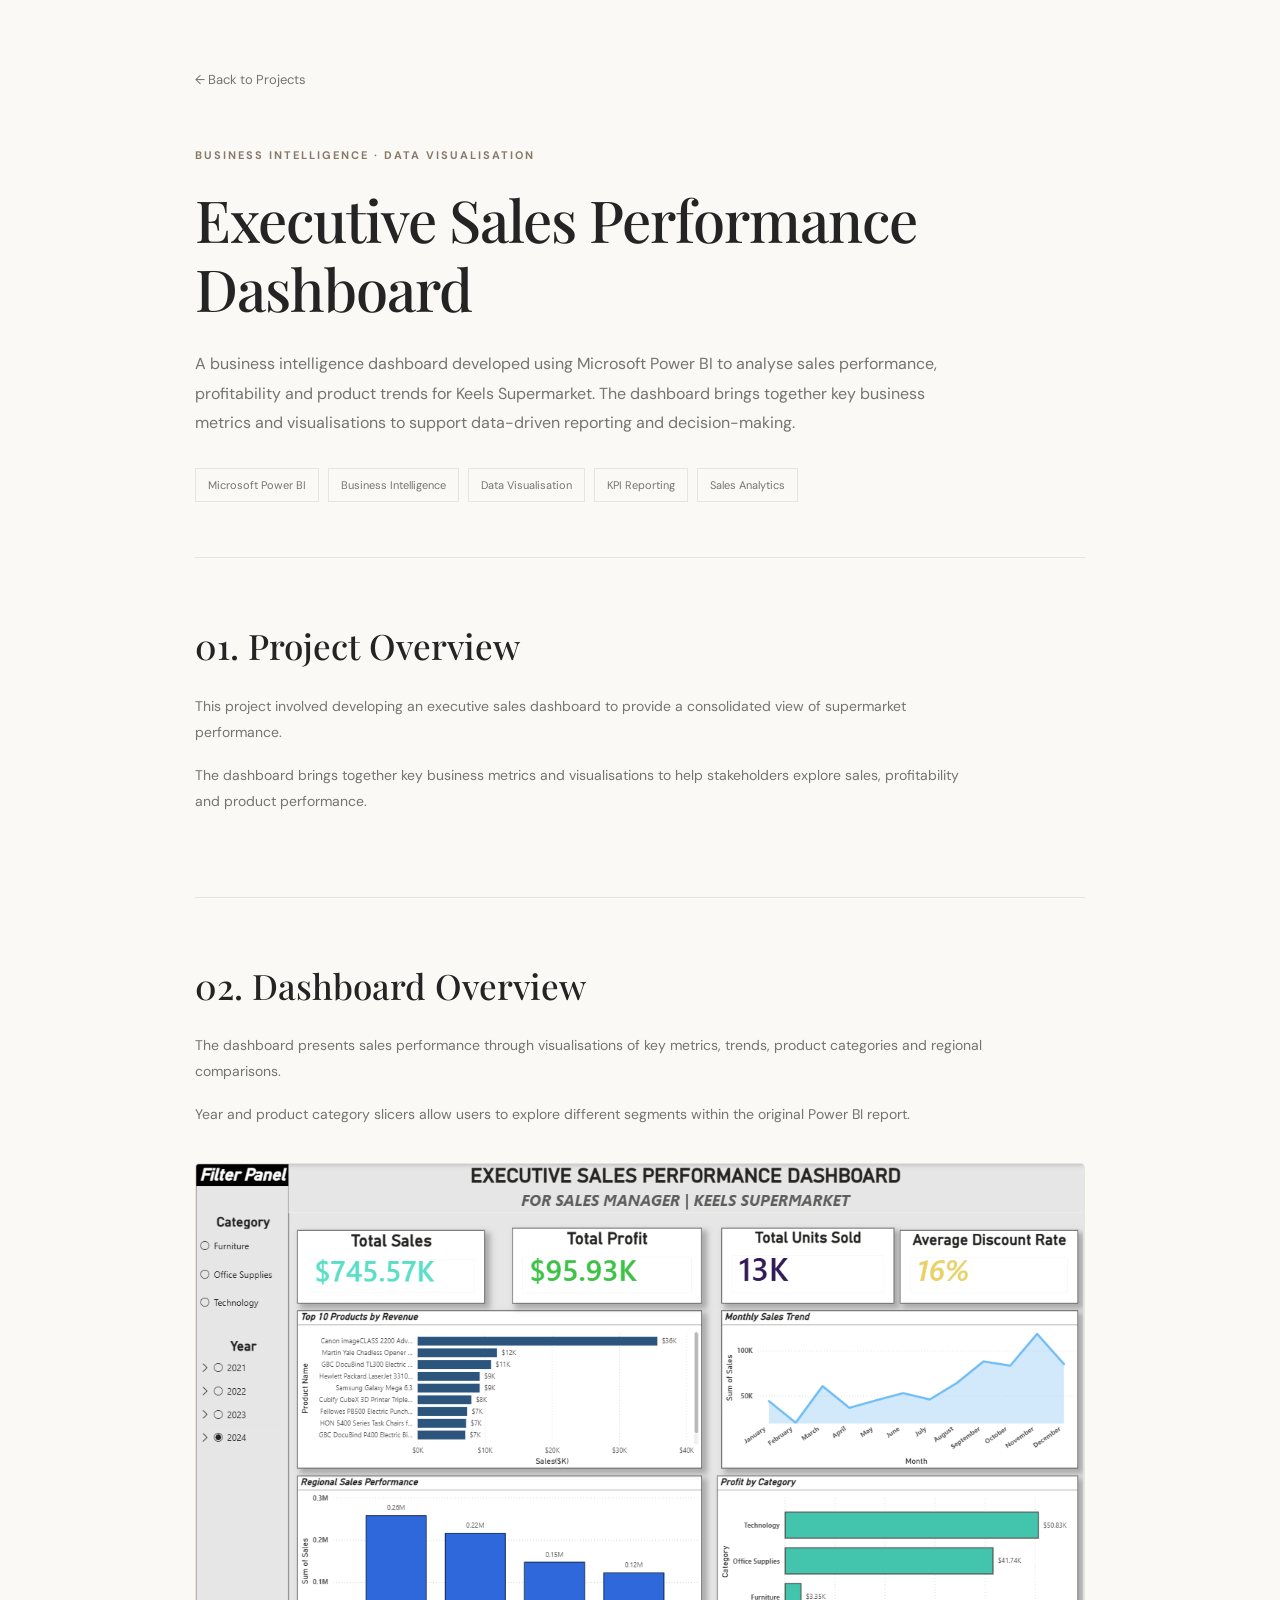
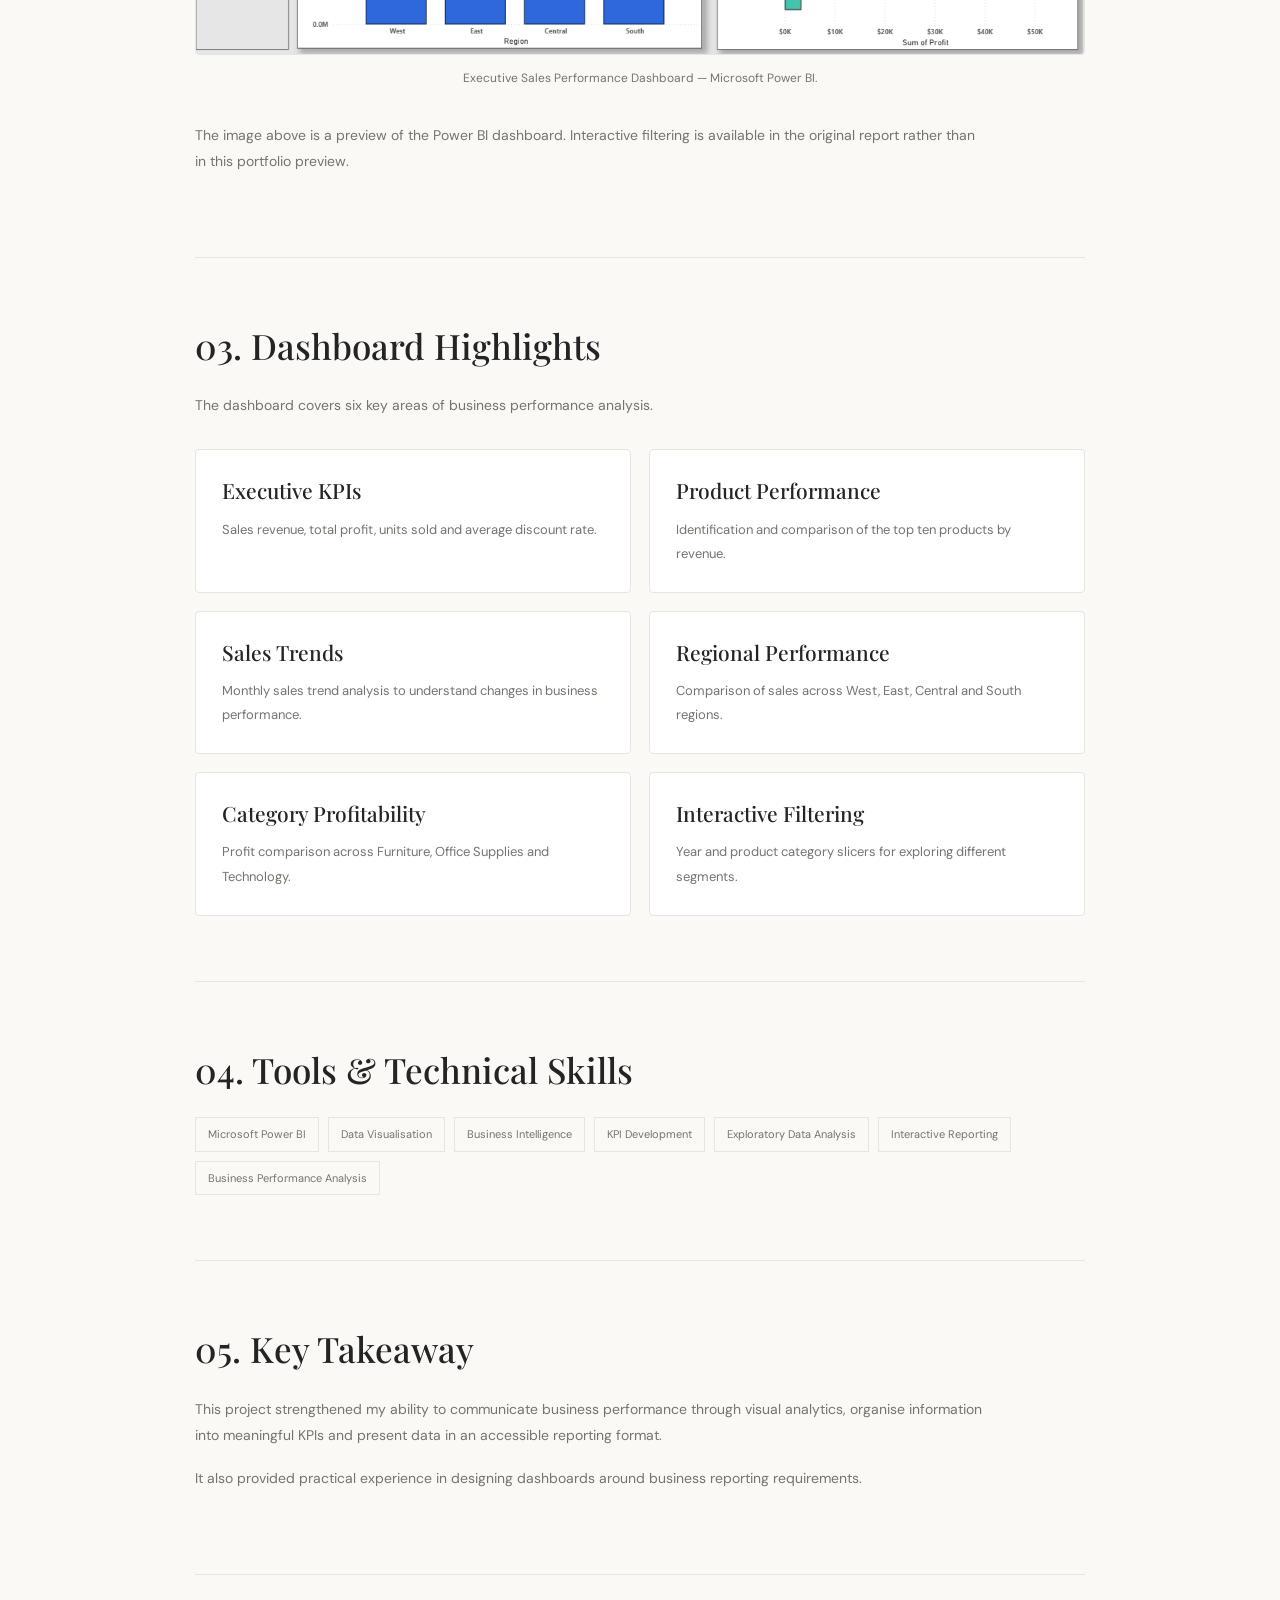
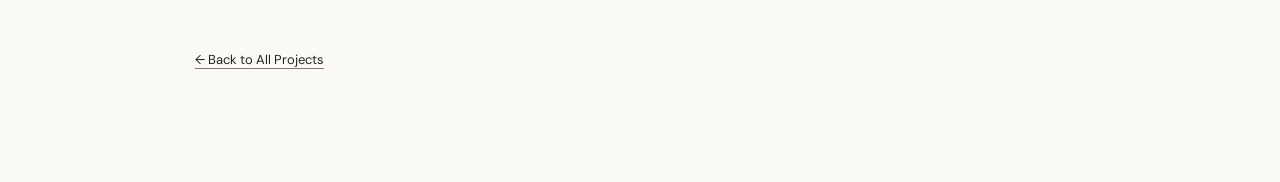
<file: projects/supermarket-sales.html>
<!DOCTYPE html>
<html lang="en">

<head>
    <meta charset="UTF-8">
    <meta name="viewport" content="width=device-width, initial-scale=1.0">

    <meta
        name="description"
        content="Executive Sales Performance Dashboard case study by Lia Annie John, featuring Power BI business intelligence and supermarket sales analytics."
    >

    <title>Supermarket Sales Dashboard | Lia Annie John</title>

    <link rel="stylesheet" href="../style.css">

    <style>
        /* Case Study Layout */

        .case-study {
            max-width: 950px;
            margin: 0 auto;
            padding: 65px 30px 110px;
        }

        .back-link {
            display: inline-block;
            margin-bottom: 55px;
            color: var(--muted);
            text-decoration: none;
            font-size: 13px;
        }

        .back-link:hover {
            color: var(--accent);
        }

        /* Header */

        .case-study-header {
            padding-bottom: 55px;
            border-bottom: 1px solid var(--border);
        }

        .case-study-header .eyebrow {
            margin-bottom: 20px;
        }

        .case-study h1 {
            font-family: 'Playfair Display', serif;
            font-size: clamp(38px, 6vw, 58px);
            font-weight: 500;
            line-height: 1.2;
            letter-spacing: -1px;
            margin-bottom: 25px;
        }

        .case-study-intro {
            font-size: 16px;
            color: var(--muted);
            line-height: 1.85;
            max-width: 760px;
        }

        /* Tags */

        .project-tags {
            display: flex;
            flex-wrap: wrap;
            gap: 9px;
            margin-top: 30px;
        }

        .project-tags span {
            border: 1px solid var(--border);
            color: var(--muted);
            font-size: 11px;
            padding: 7px 12px;
        }

        /* Sections */

        .project-section {
            padding: 65px 0;
            border-bottom: 1px solid var(--border);
        }

        .project-section h2 {
            font-family: 'Playfair Display', serif;
            font-size: clamp(27px, 4vw, 35px);
            font-weight: 500;
            line-height: 1.3;
            margin-bottom: 25px;
        }

        .project-section p {
            color: var(--muted);
            font-size: 14px;
            line-height: 1.85;
            max-width: 790px;
            margin-bottom: 17px;
        }

        /* Dashboard Image */

        .project-visual {
            margin: 35px 0;
        }

        .project-visual img {
            display: block;
            width: 100%;
            height: auto;
            border: 1px solid var(--border);
            border-radius: 4px;
            background: var(--surface);
        }

        .project-visual figcaption {
            margin-top: 13px;
            font-size: 12px;
            color: var(--muted);
            line-height: 1.7;
            text-align: center;
        }

        /* Feature Grid */

        .feature-grid {
            display: grid;
            grid-template-columns: repeat(2, minmax(0, 1fr));
            gap: 18px;
            margin-top: 30px;
        }

        .feature-card {
            background: var(--surface);
            border: 1px solid var(--border);
            border-radius: 4px;
            padding: 26px;
        }

        .feature-card h3 {
            font-family: 'Playfair Display', serif;
            font-size: 21px;
            font-weight: 500;
            line-height: 1.4;
            margin-bottom: 12px;
        }

        .feature-card p {
            font-size: 13px;
            margin-bottom: 0;
        }

        /* Skills */

        .skills-tags {
            display: flex;
            flex-wrap: wrap;
            gap: 9px;
            margin-top: 25px;
        }

        .skills-tags span {
            border: 1px solid var(--border);
            padding: 7px 12px;
            color: var(--muted);
            font-size: 11px;
        }

        /* Footer Navigation */

        .case-study-footer {
            padding-top: 50px;
            margin-top: 20px;
        }

        .case-study-footer a {
            color: var(--text);
            text-decoration: none;
            border-bottom: 1px solid var(--accent);
            font-size: 13px;
        }

        .case-study-footer a:hover {
            color: var(--accent);
        }

        /* Responsive */

        @media (max-width: 700px) {
            .case-study {
                padding: 35px 20px 75px;
            }

            .back-link {
                margin-bottom: 40px;
            }

            .case-study-header {
                padding-bottom: 40px;
            }

            .project-section {
                padding: 45px 0;
            }

            .feature-grid {
                grid-template-columns: 1fr;
                gap: 14px;
            }

            .feature-card {
                padding: 22px;
            }
        }
        /* Prevent the project header from staying fixed */
.case-study .case-study-header {
    position: static !important;
    top: auto !important;
    z-index: auto !important;
    backdrop-filter: none !important;
    background: transparent !important;
}
    </style>
</head>

<body>

<main class="case-study">

    <!-- BACK NAVIGATION -->
    <a href="../index.html#projects" class="back-link">
        &larr; Back to Projects
    </a>

    <!-- PROJECT HEADER -->
    <header class="case-study-header">

        <p class="eyebrow">
            BUSINESS INTELLIGENCE · DATA VISUALISATION
        </p>

        <h1>Executive Sales Performance Dashboard</h1>

        <p class="case-study-intro">
            A business intelligence dashboard developed
            using Microsoft Power BI to analyse sales
            performance, profitability and product trends
            for Keels Supermarket. The dashboard brings
            together key business metrics and visualisations
            to support data-driven reporting and decision-making.
        </p>

        <div class="project-tags">
            <span>Microsoft Power BI</span>
            <span>Business Intelligence</span>
            <span>Data Visualisation</span>
            <span>KPI Reporting</span>
            <span>Sales Analytics</span>
        </div>

    </header>

    <!-- PROJECT OVERVIEW -->
    <section class="project-section">

        <h2>01. Project Overview</h2>

        <p>
            This project involved developing an executive
            sales dashboard to provide a consolidated
            view of supermarket performance.
        </p>

        <p>
            The dashboard brings together key business
            metrics and visualisations to help stakeholders
            explore sales, profitability and product
            performance.
        </p>

    </section>

    <!-- DASHBOARD -->
    <section class="project-section">

        <h2>02. Dashboard Overview</h2>

        <p>
            The dashboard presents sales performance
            through visualisations of key metrics,
            trends, product categories and regional
            comparisons.
        </p>

        <p>
            Year and product category slicers allow
            users to explore different segments
            within the original Power BI report.
        </p>

        <figure class="project-visual">

            <img
                src="../assets/supermarket-dashboard.png"
                alt="Executive supermarket sales performance dashboard created using Microsoft Power BI"
                loading="lazy"
            >

            <figcaption>
                Executive Sales Performance Dashboard —
                Microsoft Power BI.
            </figcaption>

        </figure>

        <p>
            The image above is a preview of the Power BI
            dashboard. Interactive filtering is available
            in the original report rather than in this
            portfolio preview.
        </p>

    </section>

    <!-- KEY FEATURES -->
    <section class="project-section">

        <h2>03. Dashboard Highlights</h2>

        <p>
            The dashboard covers six key areas
            of business performance analysis.
        </p>

        <div class="feature-grid">

            <article class="feature-card">
                <h3>Executive KPIs</h3>
                <p>
                    Sales revenue, total profit, units sold
                    and average discount rate.
                </p>
            </article>

            <article class="feature-card">
                <h3>Product Performance</h3>
                <p>
                    Identification and comparison of
                    the top ten products by revenue.
                </p>
            </article>

            <article class="feature-card">
                <h3>Sales Trends</h3>
                <p>
                    Monthly sales trend analysis to
                    understand changes in business
                    performance.
                </p>
            </article>

            <article class="feature-card">
                <h3>Regional Performance</h3>
                <p>
                    Comparison of sales across West,
                    East, Central and South regions.
                </p>
            </article>

            <article class="feature-card">
                <h3>Category Profitability</h3>
                <p>
                    Profit comparison across Furniture,
                    Office Supplies and Technology.
                </p>
            </article>

            <article class="feature-card">
                <h3>Interactive Filtering</h3>
                <p>
                    Year and product category slicers
                    for exploring different segments.
                </p>
            </article>

        </div>

    </section>

    <!-- SKILLS -->
    <section class="project-section">

        <h2>04. Tools &amp; Technical Skills</h2>

        <div class="skills-tags">
            <span>Microsoft Power BI</span>
            <span>Data Visualisation</span>
            <span>Business Intelligence</span>
            <span>KPI Development</span>
            <span>Exploratory Data Analysis</span>
            <span>Interactive Reporting</span>
            <span>Business Performance Analysis</span>
        </div>

    </section>

    <!-- KEY TAKEAWAY -->
    <section class="project-section">

        <h2>05. Key Takeaway</h2>

        <p>
            This project strengthened my ability
            to communicate business performance
            through visual analytics, organise
            information into meaningful KPIs
            and present data in an accessible
            reporting format.
        </p>

        <p>
            It also provided practical experience
            in designing dashboards around
            business reporting requirements.
        </p>

    </section>

    <!-- FOOTER NAVIGATION -->
    <div class="case-study-footer">

        <a href="../index.html#projects">
            &larr; Back to All Projects
        </a>

    </div>

</main>

</body>
</html>
</file>
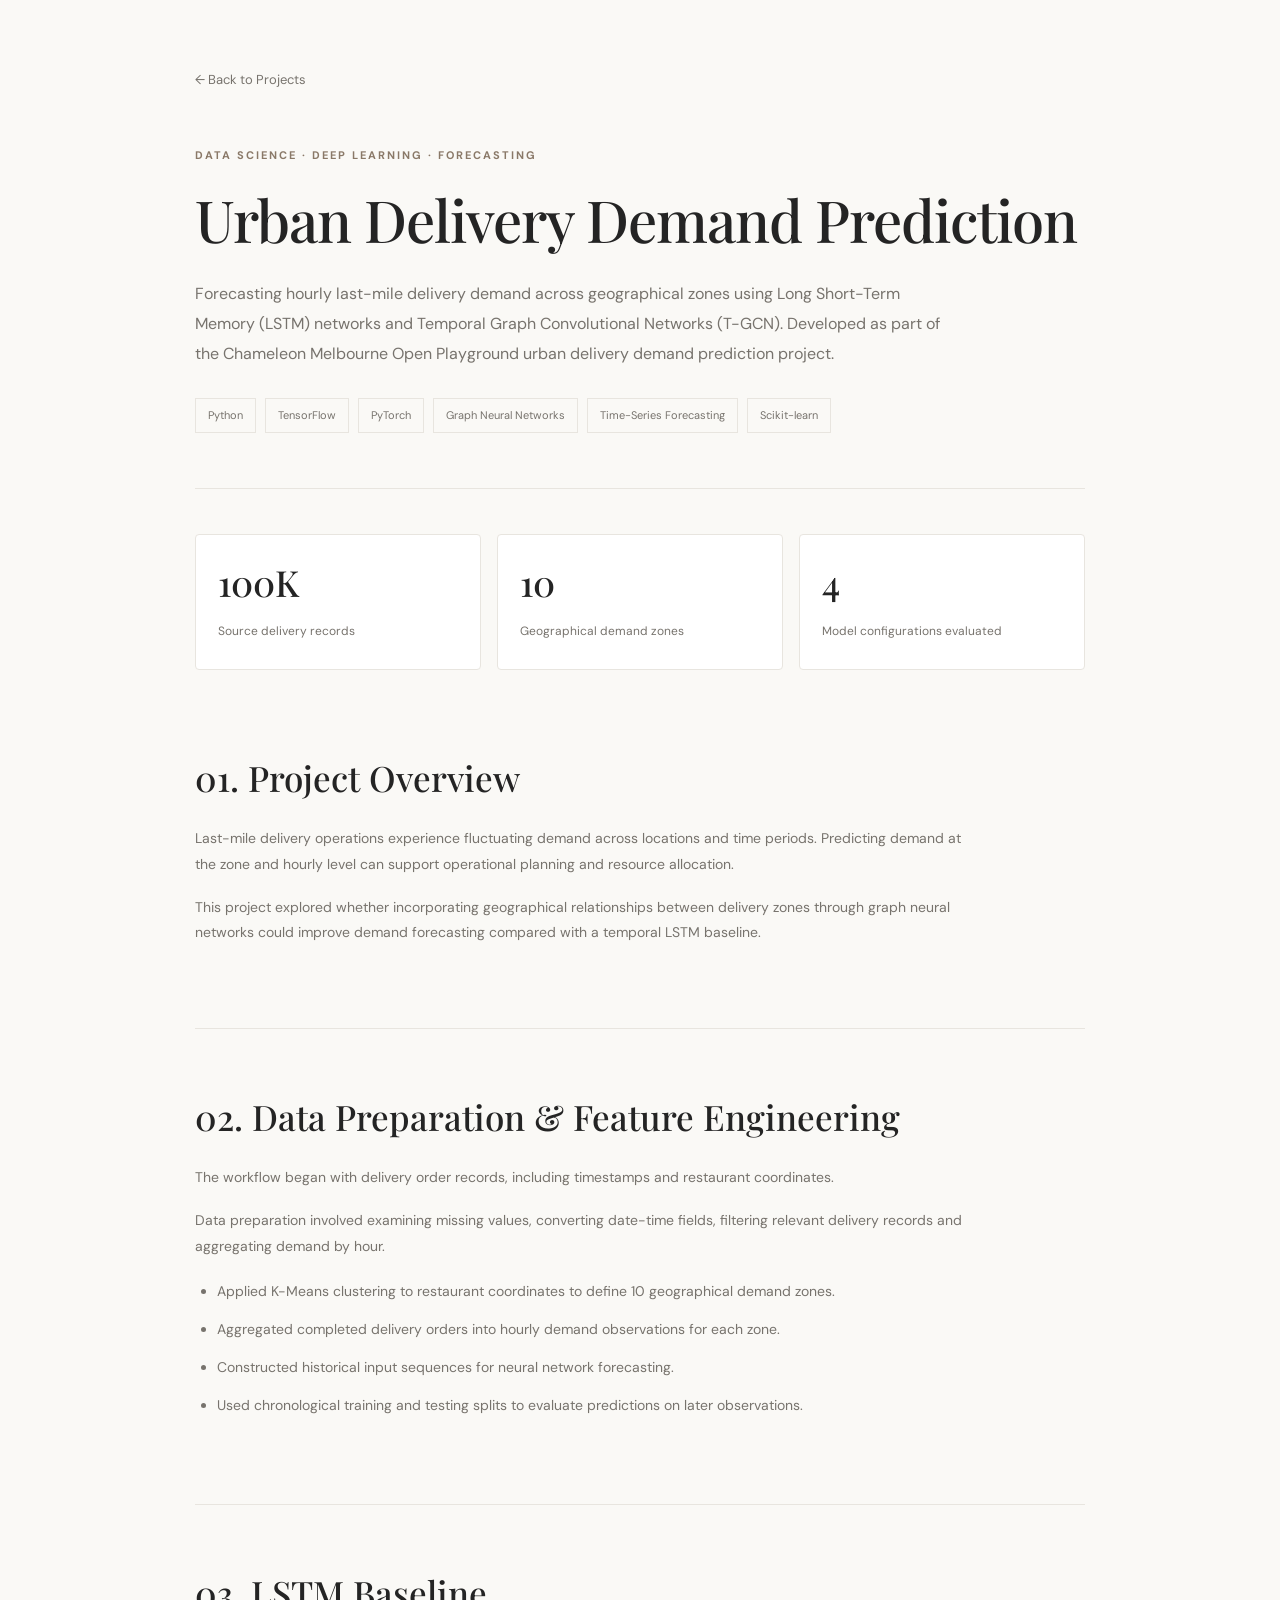
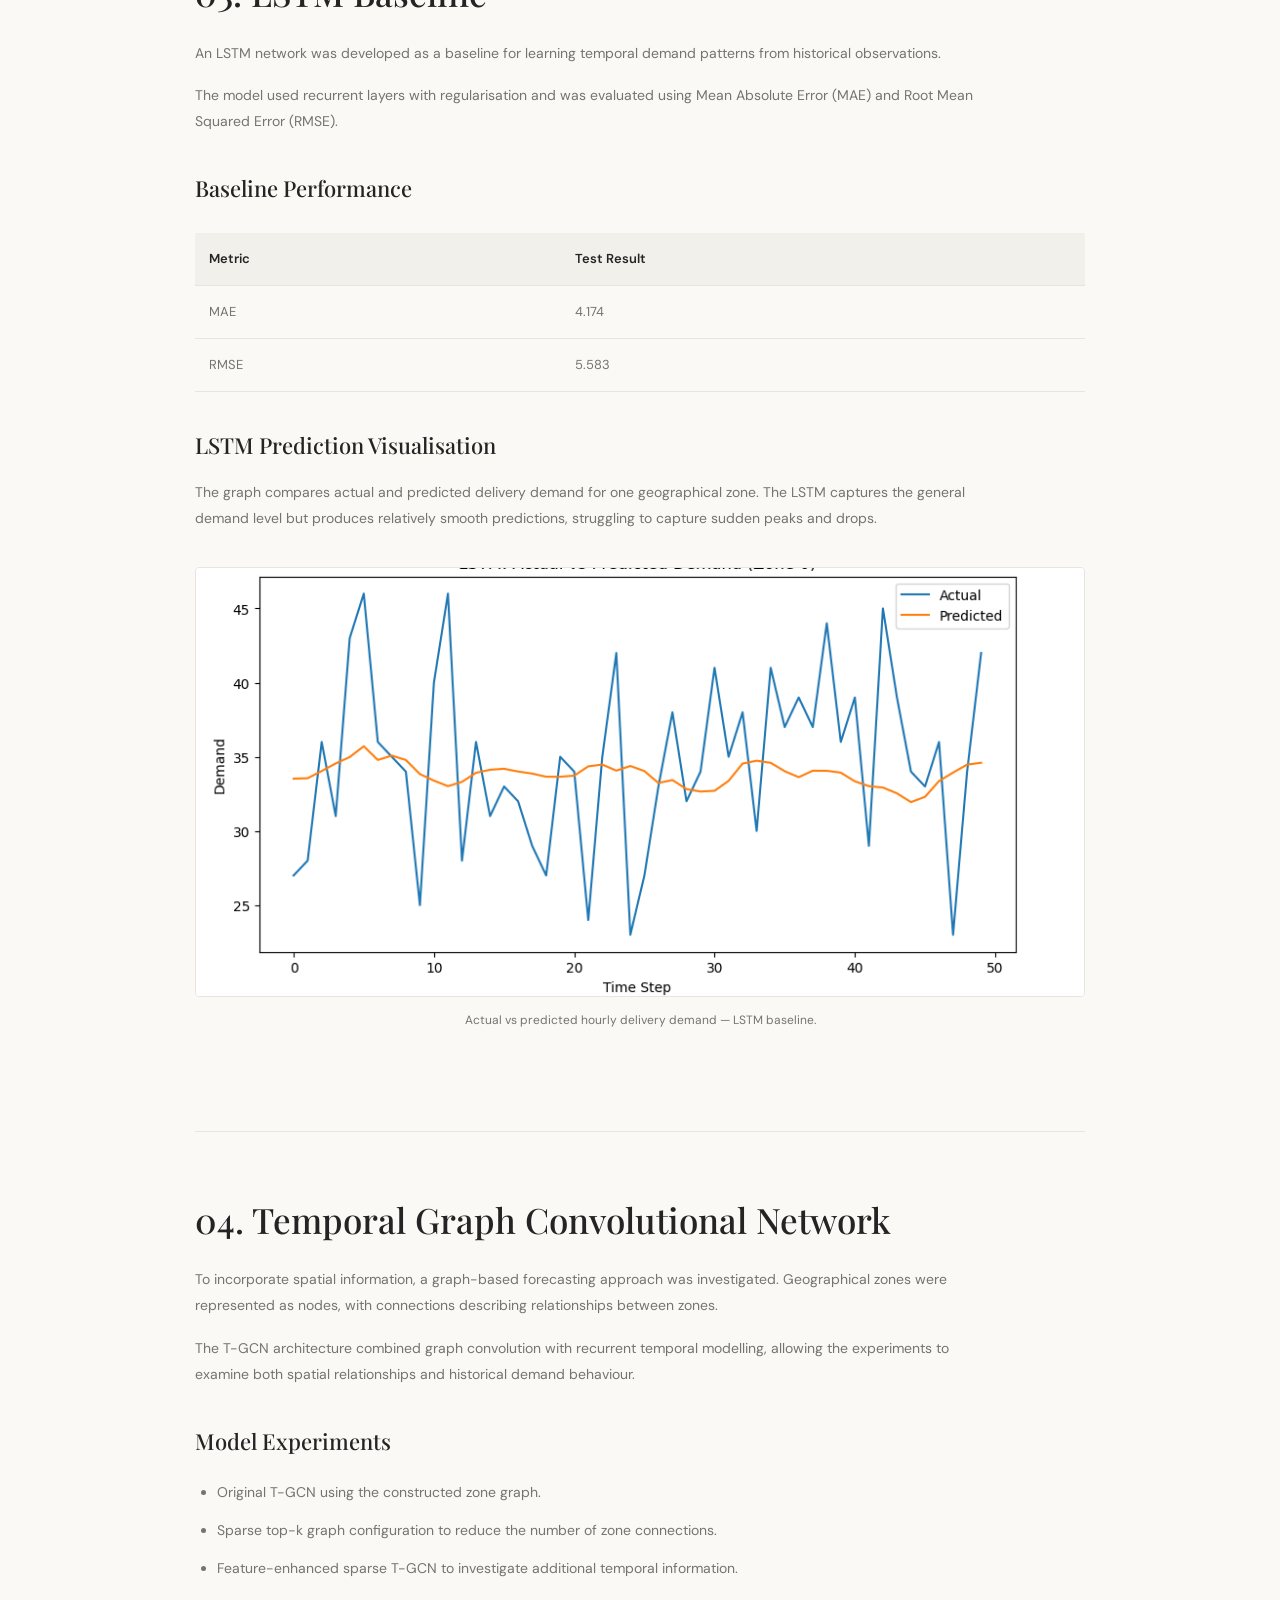
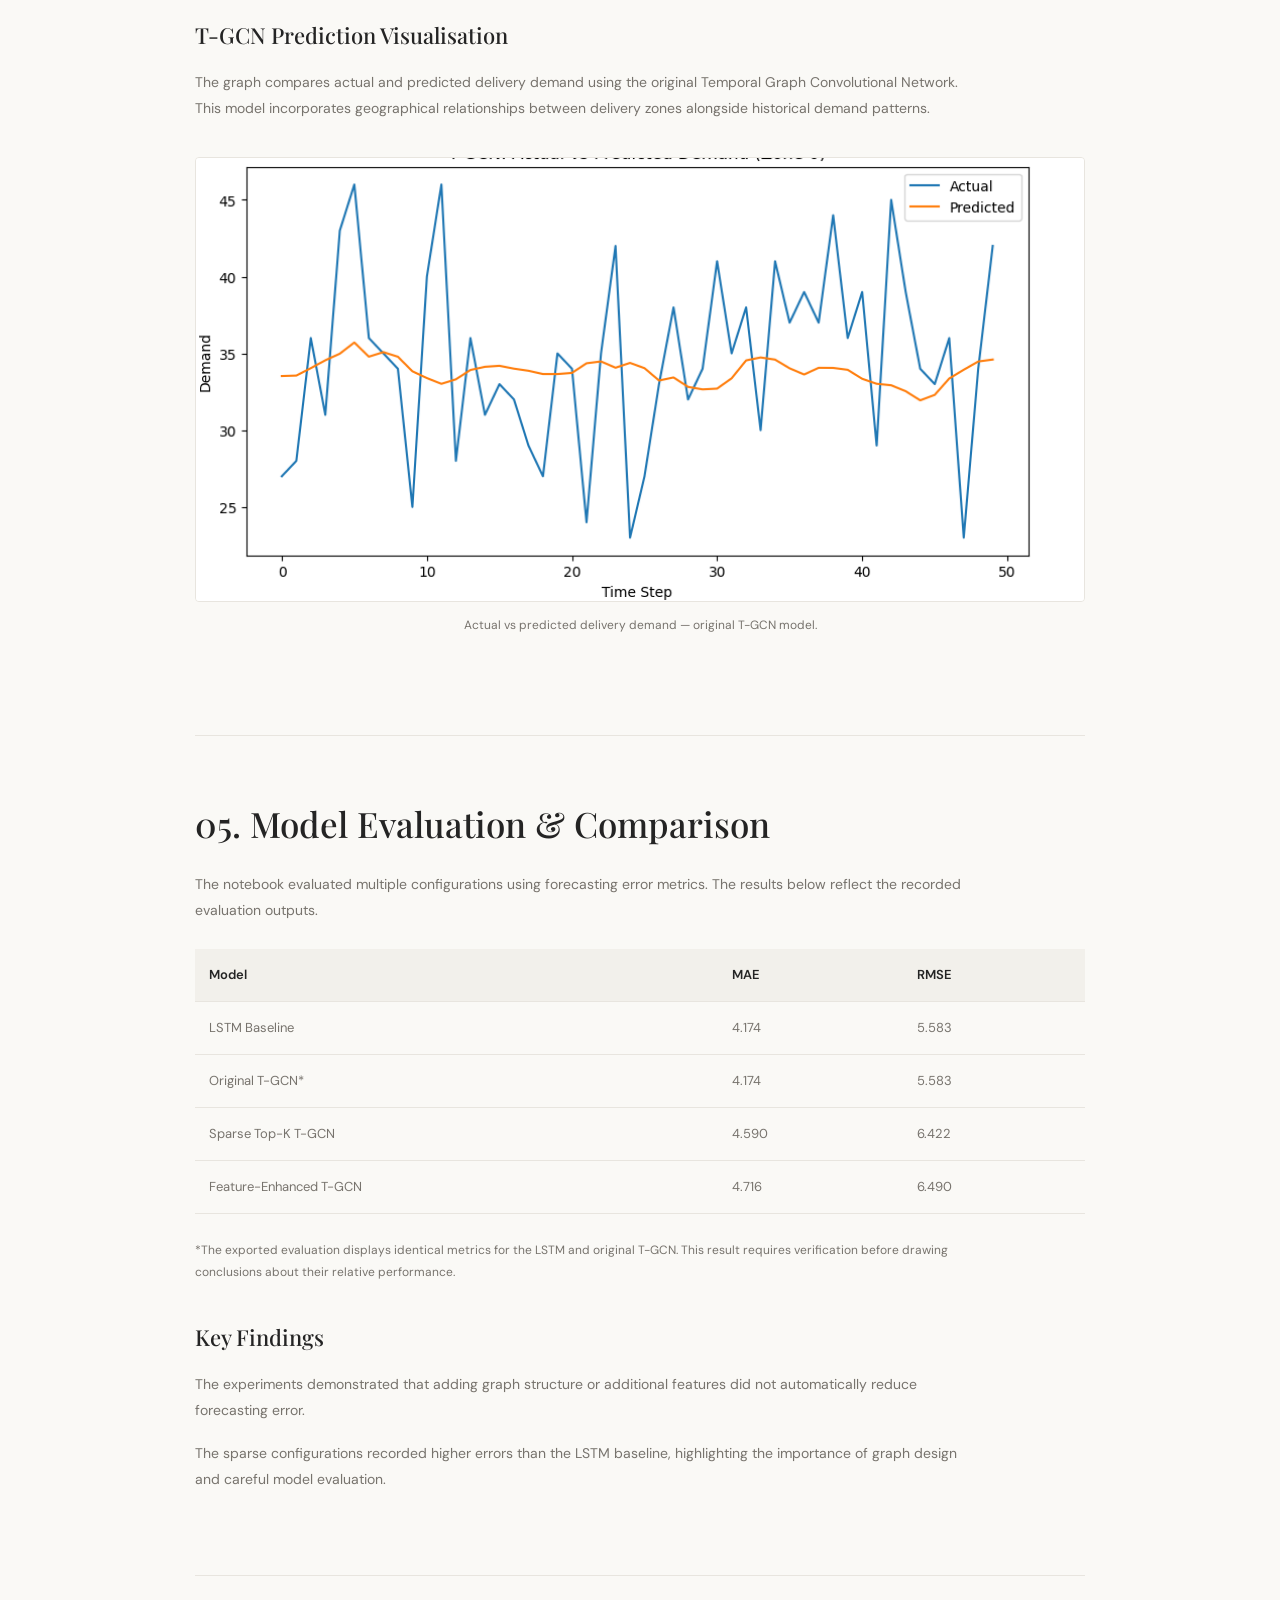
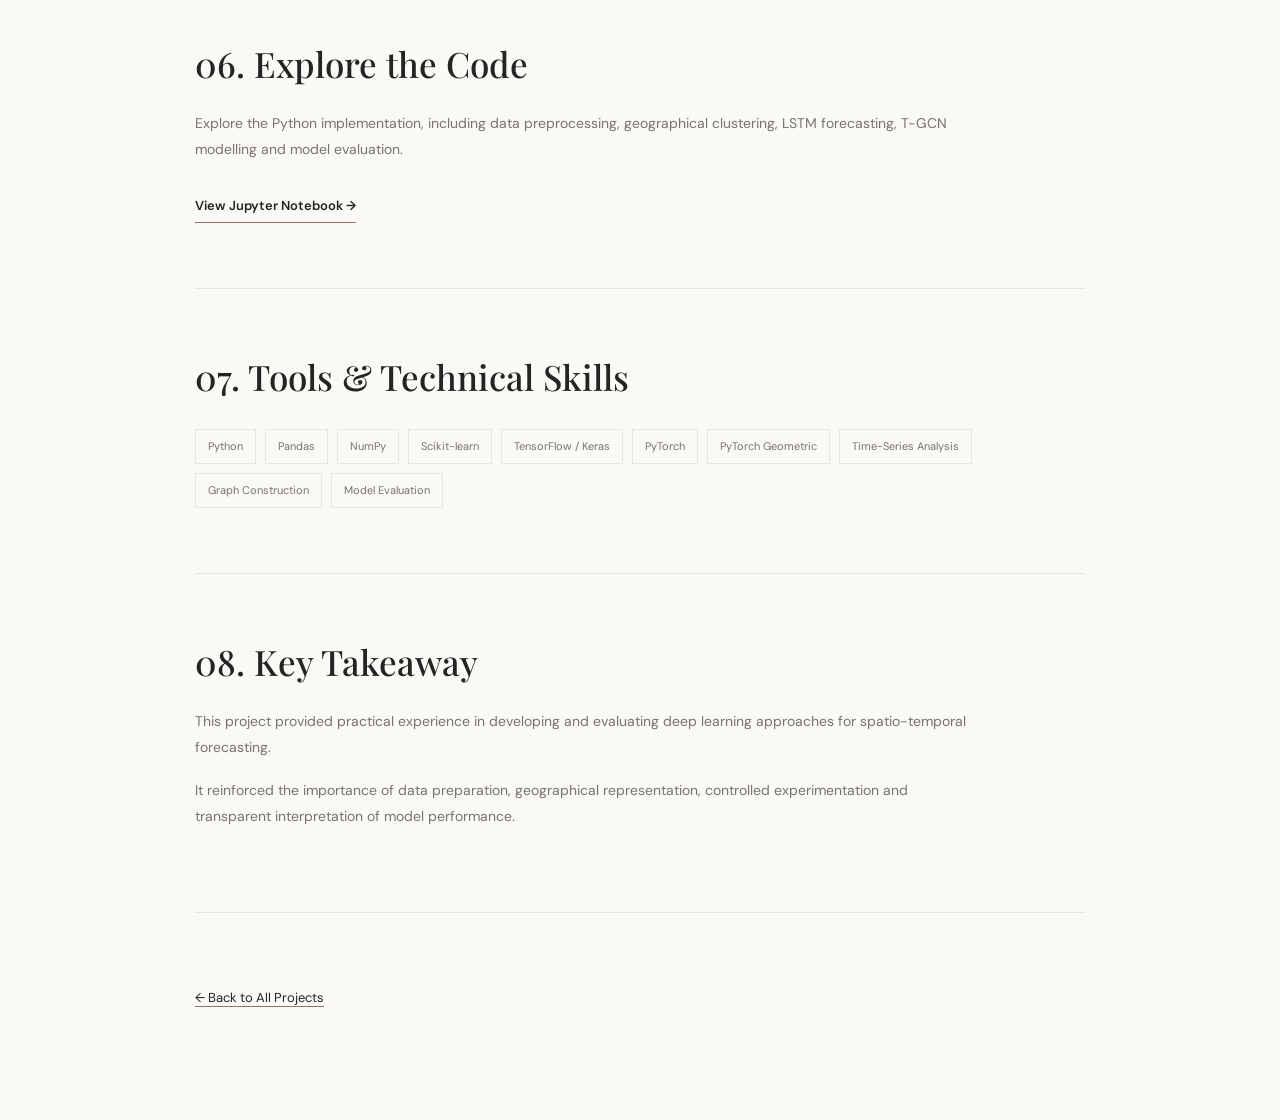
<file: projects/urban-delivery-demand.html>
<!DOCTYPE html>
<html lang="en">

<head>
    <meta charset="UTF-8">
    <meta name="viewport" content="width=device-width, initial-scale=1.0">

    <meta
        name="description"
        content="Urban Delivery Demand Prediction case study by Lia Annie John, exploring LSTM and Temporal Graph Convolutional Networks for hourly delivery demand forecasting."
    >

    <title>Urban Delivery Demand Prediction | Lia Annie John</title>

    <link rel="stylesheet" href="../style.css">

    <style>
        /* Case Study Layout */

        .case-study {
            max-width: 950px;
            margin: 0 auto;
            padding: 65px 30px 110px;
        }

        .back-link {
            display: inline-block;
            margin-bottom: 55px;
            color: var(--muted);
            text-decoration: none;
            font-size: 13px;
        }

        .back-link:hover {
            color: var(--accent);
        }

        /* Header */

        .case-study-header {
            padding-bottom: 55px;
            border-bottom: 1px solid var(--border);
        }

        .case-study-header .eyebrow {
            margin-bottom: 20px;
        }

        .case-study h1 {
            font-family: 'Playfair Display', serif;
            font-size: clamp(38px, 6vw, 58px);
            font-weight: 500;
            line-height: 1.2;
            letter-spacing: -1px;
            margin-bottom: 25px;
        }

        .case-study-intro {
            font-size: 16px;
            color: var(--muted);
            line-height: 1.85;
            max-width: 760px;
        }

        /* Tags */

        .project-tags {
            display: flex;
            flex-wrap: wrap;
            gap: 9px;
            margin-top: 30px;
        }

        .project-tags span {
            border: 1px solid var(--border);
            color: var(--muted);
            font-size: 11px;
            padding: 7px 12px;
        }

        /* Metrics */

        .metrics {
            display: grid;
            grid-template-columns: repeat(3, minmax(0, 1fr));
            gap: 16px;
            margin: 45px 0 20px;
        }

        .metric {
            background: var(--surface);
            border: 1px solid var(--border);
            border-radius: 4px;
            padding: 26px 22px;
        }

        .metric strong {
            display: block;
            font-family: 'Playfair Display', serif;
            font-size: clamp(27px, 3vw, 36px);
            font-weight: 500;
            line-height: 1.2;
            margin-bottom: 12px;
        }

        .metric span {
            color: var(--muted);
            font-size: 12px;
            line-height: 1.6;
        }

        /* Sections */

        .project-section {
            padding: 65px 0;
            border-bottom: 1px solid var(--border);
        }

        .project-section h2 {
            font-family: 'Playfair Display', serif;
            font-size: clamp(27px, 4vw, 35px);
            font-weight: 500;
            line-height: 1.3;
            margin-bottom: 25px;
        }

        .project-section h3 {
            font-family: 'Playfair Display', serif;
            font-size: 22px;
            font-weight: 500;
            margin: 35px 0 16px;
        }

        .project-section p,
        .project-section li {
            color: var(--muted);
            font-size: 14px;
            line-height: 1.85;
        }

        .project-section p {
            max-width: 790px;
            margin-bottom: 17px;
        }

        .project-section ul {
            padding-left: 22px;
            margin: 20px 0;
        }

        .project-section li {
            margin-bottom: 12px;
        }

        /* Images */

        .project-visual {
            margin: 35px 0;
        }

        .project-visual img {
            display: block;
            width: 100%;
            height: auto;
            border: 1px solid var(--border);
            border-radius: 4px;
            background: var(--surface);
        }

        .project-visual figcaption {
            margin-top: 13px;
            font-size: 12px;
            color: var(--muted);
            line-height: 1.7;
            text-align: center;
        }

        /* Tables */

        .table-scroll {
            width: 100%;
            overflow-x: auto;
            margin: 25px 0;
        }

        .result-table {
            width: 100%;
            border-collapse: collapse;
            font-size: 13px;
        }

        .result-table th,
        .result-table td {
            padding: 15px 14px;
            text-align: left;
            border-bottom: 1px solid var(--border);
        }

        .result-table th {
            background: #f2f0eb;
            color: var(--text);
            font-weight: 600;
        }

        .result-table td {
            color: var(--muted);
        }

        .result-table td strong {
            color: var(--text);
        }

        /* Note */

        .evaluation-note {
            font-size: 12px !important;
            color: var(--muted);
            margin-top: 12px;
        }

        /* Notebook Link */

        .notebook-link {
            display: inline-block;
            margin-top: 15px;
            padding-bottom: 5px;
            color: var(--text);
            font-size: 13px;
            font-weight: 600;
            text-decoration: none;
            border-bottom: 1px solid var(--accent);
        }

        .notebook-link:hover {
            color: var(--accent);
        }

        /* Footer */

        .case-study-footer {
            padding-top: 50px;
            margin-top: 20px;
        }

        .case-study-footer a {
            color: var(--text);
            text-decoration: none;
            border-bottom: 1px solid var(--accent);
            font-size: 13px;
        }

        .case-study-footer a:hover {
            color: var(--accent);
        }

        /* Mobile */

        @media (max-width: 700px) {
            .case-study {
                padding: 35px 20px 75px;
            }

            .back-link {
                margin-bottom: 40px;
            }

            .case-study-header {
                padding-bottom: 40px;
            }

            .metrics {
                grid-template-columns: 1fr;
                margin-top: 35px;
            }

            .project-section {
                padding: 45px 0;
            }

            .metric {
                padding: 22px;
            }

            .result-table {
                font-size: 12px;
            }

            .result-table th,
            .result-table td {
                padding: 12px 10px;
            }
        }
        /* Prevent the project header from staying fixed */
.case-study .case-study-header {
    position: static !important;
    top: auto !important;
    z-index: auto !important;
    backdrop-filter: none !important;
    background: transparent !important;
}
    </style>
</head>

<body>

<main class="case-study">

    <!-- BACK NAVIGATION -->
    <a href="../index.html#projects" class="back-link">
        &larr; Back to Projects
    </a>

    <!-- PROJECT HEADER -->
    <header class="case-study-header">

        <p class="eyebrow">
            DATA SCIENCE · DEEP LEARNING · FORECASTING
        </p>

        <h1>Urban Delivery Demand Prediction</h1>

        <p class="case-study-intro">
            Forecasting hourly last-mile delivery demand
            across geographical zones using Long Short-Term
            Memory (LSTM) networks and Temporal Graph
            Convolutional Networks (T-GCN).
            Developed as part of the Chameleon Melbourne
            Open Playground urban delivery demand
            prediction project.
        </p>

        <div class="project-tags">
            <span>Python</span>
            <span>TensorFlow</span>
            <span>PyTorch</span>
            <span>Graph Neural Networks</span>
            <span>Time-Series Forecasting</span>
            <span>Scikit-learn</span>
        </div>

    </header>

    <!-- KEY METRICS -->
    <div class="metrics">

        <div class="metric">
            <strong>100K</strong>
            <span>Source delivery records</span>
        </div>

        <div class="metric">
            <strong>10</strong>
            <span>Geographical demand zones</span>
        </div>

        <div class="metric">
            <strong>4</strong>
            <span>Model configurations evaluated</span>
        </div>

    </div>

    <!-- PROJECT OVERVIEW -->
    <section class="project-section">

        <h2>01. Project Overview</h2>

        <p>
            Last-mile delivery operations experience
            fluctuating demand across locations and
            time periods. Predicting demand at the zone
            and hourly level can support operational
            planning and resource allocation.
        </p>

        <p>
            This project explored whether incorporating
            geographical relationships between delivery
            zones through graph neural networks could
            improve demand forecasting compared with
            a temporal LSTM baseline.
        </p>

    </section>

    <!-- DATA PREPARATION -->
    <section class="project-section">

        <h2>02. Data Preparation &amp; Feature Engineering</h2>

        <p>
            The workflow began with delivery order
            records, including timestamps and
            restaurant coordinates.
        </p>

        <p>
            Data preparation involved examining missing
            values, converting date-time fields,
            filtering relevant delivery records and
            aggregating demand by hour.
        </p>

        <ul>
            <li>
                Applied K-Means clustering to restaurant
                coordinates to define 10 geographical
                demand zones.
            </li>

            <li>
                Aggregated completed delivery orders
                into hourly demand observations for
                each zone.
            </li>

            <li>
                Constructed historical input sequences
                for neural network forecasting.
            </li>

            <li>
                Used chronological training and testing
                splits to evaluate predictions on
                later observations.
            </li>
        </ul>

    </section>

    <!-- LSTM -->
    <section class="project-section">

        <h2>03. LSTM Baseline</h2>

        <p>
            An LSTM network was developed as a baseline
            for learning temporal demand patterns from
            historical observations.
        </p>

        <p>
            The model used recurrent layers with
            regularisation and was evaluated using
            Mean Absolute Error (MAE) and Root Mean
            Squared Error (RMSE).
        </p>

        <h3>Baseline Performance</h3>

        <div class="table-scroll">
            <table class="result-table">
                <thead>
                    <tr>
                        <th>Metric</th>
                        <th>Test Result</th>
                    </tr>
                </thead>
                <tbody>
                    <tr>
                        <td>MAE</td>
                        <td>4.174</td>
                    </tr>
                    <tr>
                        <td>RMSE</td>
                        <td>5.583</td>
                    </tr>
                </tbody>
            </table>
        </div>

        <h3>LSTM Prediction Visualisation</h3>

        <p>
            The graph compares actual and predicted
            delivery demand for one geographical zone.
            The LSTM captures the general demand level
            but produces relatively smooth predictions,
            struggling to capture sudden peaks and drops.
        </p>

        <figure class="project-visual">

            <img
                src="../assets/delivery-lstm-predictions.png"
                alt="Actual versus predicted hourly delivery demand using LSTM"
                loading="lazy"
            >

            <figcaption>
                Actual vs predicted hourly delivery demand —
                LSTM baseline.
            </figcaption>

        </figure>

    </section>

    <!-- T-GCN -->
    <section class="project-section">

        <h2>04. Temporal Graph Convolutional Network</h2>

        <p>
            To incorporate spatial information, a
            graph-based forecasting approach was
            investigated. Geographical zones were
            represented as nodes, with connections
            describing relationships between zones.
        </p>

        <p>
            The T-GCN architecture combined graph
            convolution with recurrent temporal
            modelling, allowing the experiments
            to examine both spatial relationships
            and historical demand behaviour.
        </p>

        <h3>Model Experiments</h3>

        <ul>
            <li>
                Original T-GCN using the constructed
                zone graph.
            </li>

            <li>
                Sparse top-k graph configuration to
                reduce the number of zone connections.
            </li>

            <li>
                Feature-enhanced sparse T-GCN to
                investigate additional temporal
                information.
            </li>
        </ul>

        <h3>T-GCN Prediction Visualisation</h3>

        <p>
            The graph compares actual and predicted
            delivery demand using the original
            Temporal Graph Convolutional Network.
            This model incorporates geographical
            relationships between delivery zones
            alongside historical demand patterns.
        </p>

        <figure class="project-visual">

            <img
                src="../assets/delivery-tgcn-predictions.png"
                alt="Actual versus predicted hourly delivery demand using T-GCN"
                loading="lazy"
            >

            <figcaption>
                Actual vs predicted delivery demand —
                original T-GCN model.
            </figcaption>

        </figure>

    </section>

    <!-- MODEL EVALUATION -->
    <section class="project-section">

        <h2>05. Model Evaluation &amp; Comparison</h2>

        <p>
            The notebook evaluated multiple
            configurations using forecasting
            error metrics. The results below
            reflect the recorded evaluation outputs.
        </p>

        <div class="table-scroll">
            <table class="result-table">
                <thead>
                    <tr>
                        <th>Model</th>
                        <th>MAE</th>
                        <th>RMSE</th>
                    </tr>
                </thead>
                <tbody>
                    <tr>
                        <td>LSTM Baseline</td>
                        <td>4.174</td>
                        <td>5.583</td>
                    </tr>

                    <tr>
                        <td>Original T-GCN*</td>
                        <td>4.174</td>
                        <td>5.583</td>
                    </tr>

                    <tr>
                        <td>Sparse Top-K T-GCN</td>
                        <td>4.590</td>
                        <td>6.422</td>
                    </tr>

                    <tr>
                        <td>Feature-Enhanced T-GCN</td>
                        <td>4.716</td>
                        <td>6.490</td>
                    </tr>
                </tbody>
            </table>
        </div>

        <p class="evaluation-note">
            *The exported evaluation displays identical
            metrics for the LSTM and original T-GCN.
            This result requires verification before
            drawing conclusions about their relative
            performance.
        </p>

        <h3>Key Findings</h3>

        <p>
            The experiments demonstrated that adding
            graph structure or additional features
            did not automatically reduce forecasting
            error.
        </p>

        <p>
            The sparse configurations recorded higher
            errors than the LSTM baseline, highlighting
            the importance of graph design and careful
            model evaluation.
        </p>

    </section>

    <!-- NOTEBOOK -->
    <section class="project-section">

        <h2>06. Explore the Code</h2>

        <p>
            Explore the Python implementation,
            including data preprocessing,
            geographical clustering, LSTM
            forecasting, T-GCN modelling
            and model evaluation.
        </p>

        <a
            class="notebook-link"
            href="https://github.com/liajohn30/liajohn30.github.io/blob/main/projects/urban-delivery-files/delivery_demand_prediction.ipynb"
            target="_blank"
            rel="noopener noreferrer"
        >
            View Jupyter Notebook &rarr;
        </a>

    </section>

    <!-- SKILLS -->
    <section class="project-section">

        <h2>07. Tools &amp; Technical Skills</h2>

        <div class="project-tags">
            <span>Python</span>
            <span>Pandas</span>
            <span>NumPy</span>
            <span>Scikit-learn</span>
            <span>TensorFlow / Keras</span>
            <span>PyTorch</span>
            <span>PyTorch Geometric</span>
            <span>Time-Series Analysis</span>
            <span>Graph Construction</span>
            <span>Model Evaluation</span>
        </div>

    </section>

    <!-- KEY TAKEAWAY -->
    <section class="project-section">

        <h2>08. Key Takeaway</h2>

        <p>
            This project provided practical experience
            in developing and evaluating deep learning
            approaches for spatio-temporal forecasting.
        </p>

        <p>
            It reinforced the importance of data
            preparation, geographical representation,
            controlled experimentation and transparent
            interpretation of model performance.
        </p>

    </section>

    <!-- FOOTER NAVIGATION -->
    <div class="case-study-footer">

        <a href="../index.html#projects">
            &larr; Back to All Projects
        </a>

    </div>

</main>

</body>
</html>
</file>
<file: style.css>
/* ------------------------------
   LIA ANNIE JOHN - PORTFOLIO
   Minimal Editorial Design
-------------------------------- */

@import url('https://fonts.googleapis.com/css2?family=DM+Sans:wght@400;500;600;700&family=Playfair+Display:wght@500;600;700&display=swap');

:root {
    --background: #faf9f6;
    --surface: #ffffff;
    --text: #242424;
    --muted: #77736d;
    --accent: #8a7968;
    --border: #e8e5df;
}

* {
    margin: 0;
    padding: 0;
    box-sizing: border-box;
    scroll-behavior: smooth;
}

body {
    background: var(--background);
    color: var(--text);
    font-family: 'DM Sans', sans-serif;
    line-height: 1.7;
}

/* Navigation */

body > header {
    position: sticky;
    top: 0;
    z-index: 100;
    background: rgba(250, 249, 246, 0.95);
    backdrop-filter: blur(10px);
    border-bottom: 1px solid var(--border);
}

.navbar {
    max-width: 1100px;
    margin: auto;
    padding: 22px 30px;
    display: flex;
    align-items: center;
    justify-content: space-between;
    gap: 20px;
}

.logo {
    font-family: 'Playfair Display', serif;
    font-size: 23px;
    font-weight: 600;
    color: var(--text);
    text-decoration: none;
}

.nav-links {
    display: flex;
    gap: 27px;
}

.nav-links a {
    text-decoration: none;
    color: var(--muted);
    font-size: 13px;
    transition: color 0.3s ease;
}

.nav-links a:hover {
    color: var(--accent);
}

/* Hero section */

main {
    max-width: 1100px;
    margin: auto;
    padding: 0 30px;
}

.hero {
    min-height: 580px;
    display: flex;
    flex-direction: column;
    justify-content: center;
    align-items: flex-start;
    max-width: 760px;
    padding: 100px 0;
}

.eyebrow {
    color: var(--accent);
    font-size: 11px;
    font-weight: 700;
    letter-spacing: 2px;
    margin-bottom: 22px;
}

.hero h1 {
    font-family: 'Playfair Display', serif;
    font-size: clamp(52px, 8vw, 82px);
    font-weight: 500;
    letter-spacing: -2px;
    line-height: 1.15;
    margin-bottom: 18px;
}

.hero h2 {
    font-size: clamp(22px, 3vw, 32px);
    font-weight: 400;
    line-height: 1.4;
    max-width: 650px;
    margin-bottom: 20px;
}

.intro {
    color: var(--muted);
    max-width: 570px;
    font-size: 15px;
}

/* Buttons */

.hero-buttons {
    display: flex;
    flex-wrap: wrap;
    gap: 14px;
    margin-top: 32px;
}

.button {
    display: inline-block;
    text-decoration: none;
    padding: 12px 23px;
    border-radius: 3px;
    font-size: 13px;
    transition: all 0.3s ease;
}

.primary {
    background: var(--text);
    color: white;
}

.primary:hover {
    background: var(--accent);
}

.secondary {
    border: 1px solid var(--border);
    color: var(--text);
}

.secondary:hover {
    border-color: var(--accent);
}

/* General sections */

.section {
    padding: 90px 0;
    border-top: 1px solid var(--border);
    scroll-margin-top: 80px;
}

.section h2 {
    font-family: 'Playfair Display', serif;
    font-size: clamp(32px, 5vw, 44px);
    font-weight: 500;
    margin-bottom: 30px;
}

.section > p:not(.eyebrow) {
    color: var(--muted);
    max-width: 750px;
    margin-bottom: 18px;
    font-size: 15px;
}

/* Projects */

.project-grid {
    display: grid;
    grid-template-columns: repeat(2, 1fr);
    gap: 20px;
    margin-top: 35px;
}

.project-card {
    background: var(--surface);
    border: 1px solid var(--border);
    padding: 32px;
    transition: transform 0.3s ease,
                box-shadow 0.3s ease;
}

.project-card:hover {
    transform: translateY(-4px);
    box-shadow: 0 12px 30px rgba(0, 0, 0, 0.04);
}

.project-number {
    font-size: 12px;
    color: var(--accent);
    letter-spacing: 2px;
}

.project-card h3 {
    font-family: 'Playfair Display', serif;
    font-size: 22px;
    font-weight: 500;
    margin: 18px 0 12px;
}

.project-card p {
    font-size: 14px;
    color: var(--muted);
}

.tags {
    display: flex;
    flex-wrap: wrap;
    gap: 8px;
    margin-top: 23px;
}

.tags span,
.skills-list span {
    border: 1px solid var(--border);
    padding: 6px 11px;
    font-size: 11px;
    color: var(--muted);
}

/* Skills */

.skills-list {
    display: flex;
    flex-wrap: wrap;
    gap: 12px;
    max-width: 850px;
}

/* Experience */

.timeline-item {
    border-left: 1px solid var(--border);
    padding: 5px 0 30px 25px;
    margin-left: 5px;
    position: relative;
}

.timeline-item::before {
    content: '';
    width: 9px;
    height: 9px;
    border-radius: 50%;
    background: var(--accent);
    position: absolute;
    left: -5px;
    top: 10px;
}

.timeline-date {
    color: var(--accent);
    font-size: 12px;
    margin-bottom: 8px;
}

.timeline-item h3 {
    font-family: 'Playfair Display', serif;
    font-size: 21px;
    font-weight: 500;
}

.timeline-item p:not(.timeline-date) {
    color: var(--muted);
    font-size: 14px;
}

/* Contact */

.contact {
    padding-bottom: 110px;
}

.contact-links {
    display: flex;
    flex-wrap: wrap;
    gap: 25px;
    margin-top: 30px;
}

.contact-links a {
    color: var(--text);
    text-decoration: none;
    border-bottom: 1px solid var(--accent);
    padding-bottom: 5px;
    font-size: 14px;
}

.contact-links a:hover {
    color: var(--accent);
}

/* Footer */

footer {
    border-top: 1px solid var(--border);
    padding: 25px 30px;
    display: flex;
    justify-content: space-between;
    gap: 15px;
    max-width: 1100px;
    margin: auto;
    color: var(--muted);
    font-size: 11px;
}

/* Mobile responsive design */

@media (max-width: 700px) {

    .navbar {
        flex-direction: column;
        align-items: flex-start;
        padding: 18px 20px;
    }

    .nav-links {
        gap: 16px;
        flex-wrap: wrap;
    }

    .nav-links a {
        font-size: 12px;
    }

    main {
        padding: 0 20px;
    }

    .hero {
        min-height: 500px;
        padding: 80px 0;
    }

    .project-grid {
        grid-template-columns: 1fr;
    }

    .section {
        padding: 65px 0;
    }

    .project-card {
        padding: 25px;
    }

    footer {
        flex-direction: column;
        padding: 22px 20px;
    }
}


/* --------------------------------
   PORTFOLIO REFINEMENTS
   Consistent cards and spacing
-------------------------------- */

/* Project cards */

.project-grid {
    grid-template-columns: repeat(2, minmax(0, 1fr));
    align-items: stretch;
    gap: 24px;
}

.project-card {
    display: flex;
    flex-direction: column;
    min-width: 0;
    height: 100%;
    padding: 34px;
    border-radius: 4px;
}

.project-card h3 {
    line-height: 1.35;
    margin-top: 20px;
    margin-bottom: 14px;
}

.project-card p {
    line-height: 1.75;
    flex-grow: 1;
}

/* Consistent technology tags */

.project-card .tags {
    margin-top: 24px;
    margin-bottom: 26px;
    gap: 8px;
}

.project-card .tags span {
    display: inline-flex;
    align-items: center;
    line-height: 1.5;
    border-radius: 2px;
}

/* Project links aligned to bottom */

.project-link {
    display: inline-flex;
    align-items: center;
    align-self: flex-start;
    margin-top: auto;
    padding-bottom: 4px;
    color: var(--text);
    font-size: 13px;
    font-weight: 600;
    text-decoration: none;
    border-bottom: 1px solid var(--accent);
    transition: color 0.2s ease,
                border-color 0.2s ease;
}

.project-link:hover {
    color: var(--accent);
}

/* More consistent text spacing */

.section h2 {
    line-height: 1.25;
}

.timeline-item h3 {
    line-height: 1.4;
    margin-bottom: 5px;
}

/* Interactive elements */

a:focus-visible {
    outline: 2px solid var(--accent);
    outline-offset: 4px;
}

/* Responsive layout */

@media (max-width: 700px) {

    .project-grid {
        grid-template-columns: 1fr;
        gap: 18px;
    }

    .project-card {
        padding: 26px;
    }

    .project-card h3 {
        font-size: 21px;
    }

    .project-card .tags {
        margin-bottom: 22px;
    }

    .hero h1 {
        letter-spacing: -1px;
    }

    .navbar {
        gap: 14px;
    }

    .nav-links {
        row-gap: 8px;
    }

    .section {
        scroll-margin-top: 150px;
    }
}

/* Respect reduced-motion preferences */

@media (prefers-reduced-motion: reduce) {

    *,
    *::before,
    *::after {
        scroll-behavior: auto !important;
        transition-duration: 0.01ms !important;
        animation-duration: 0.01ms !important;
    }
}
</file>
